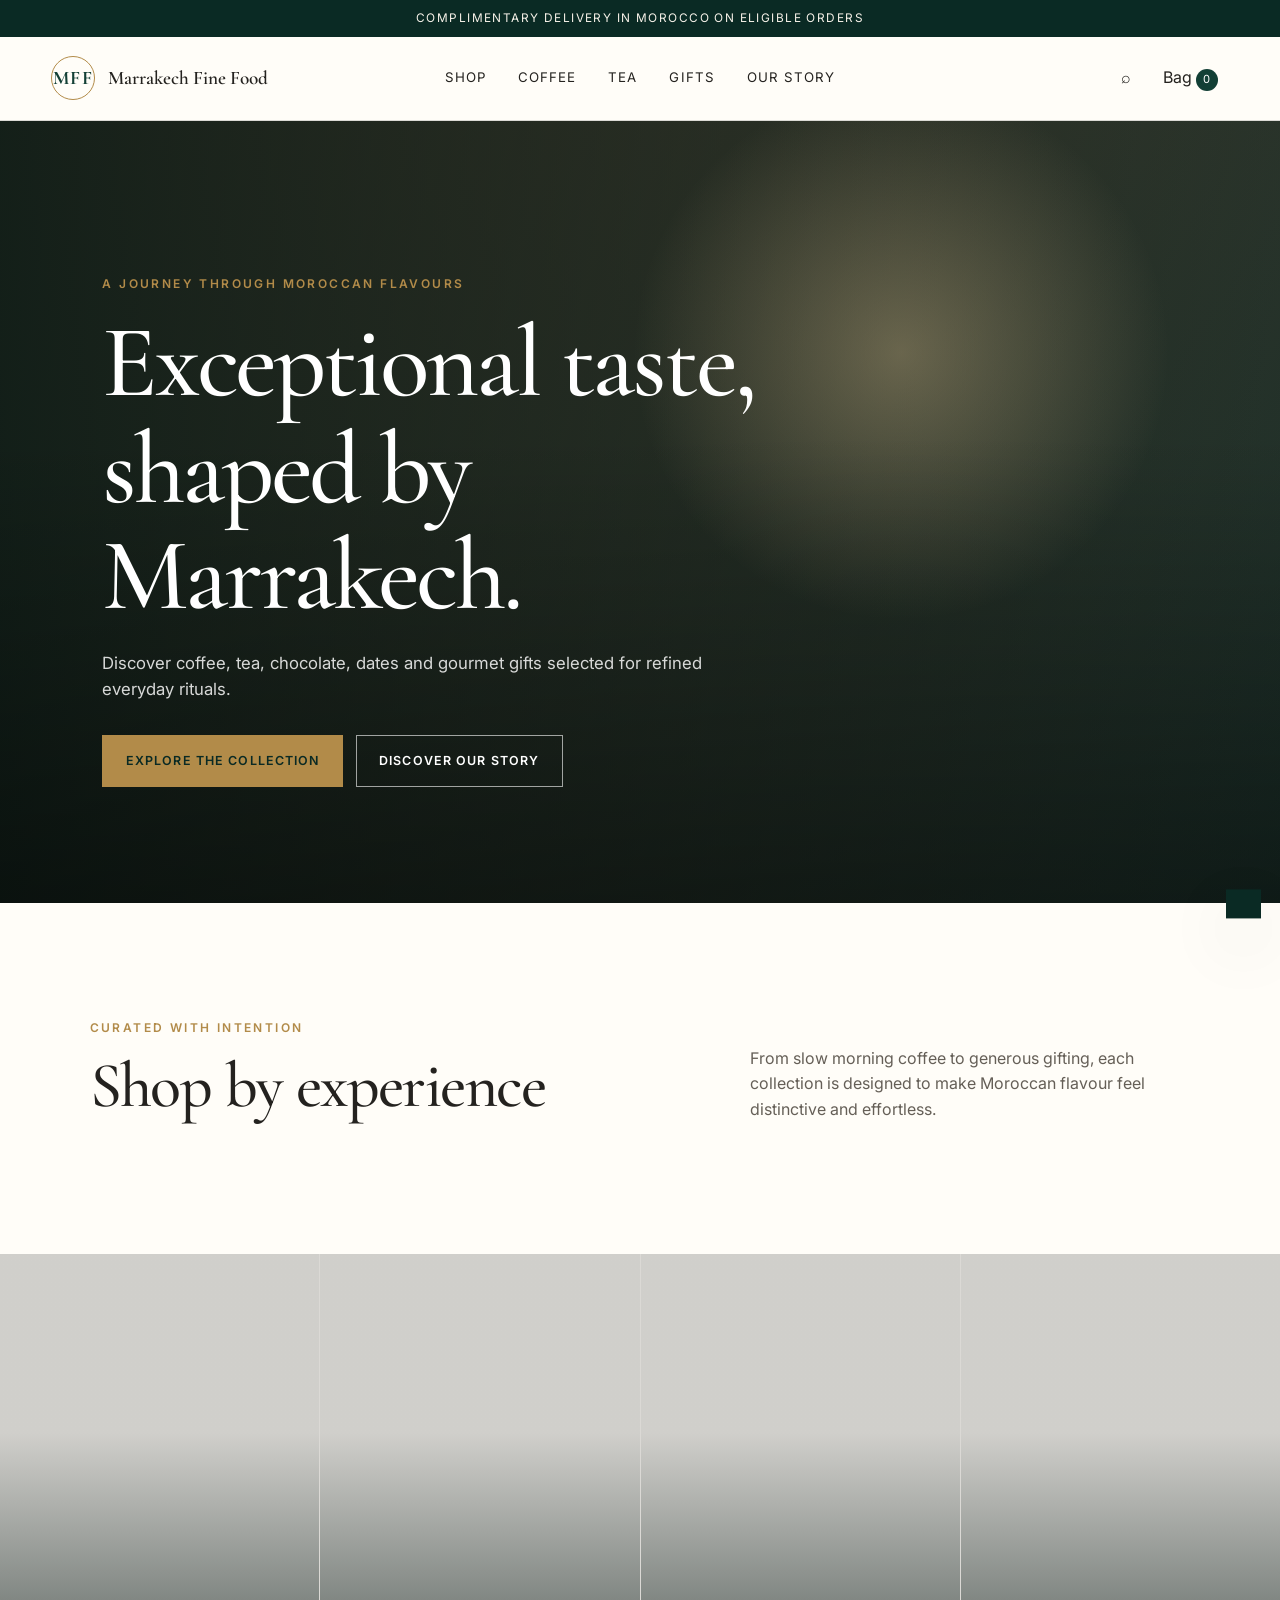
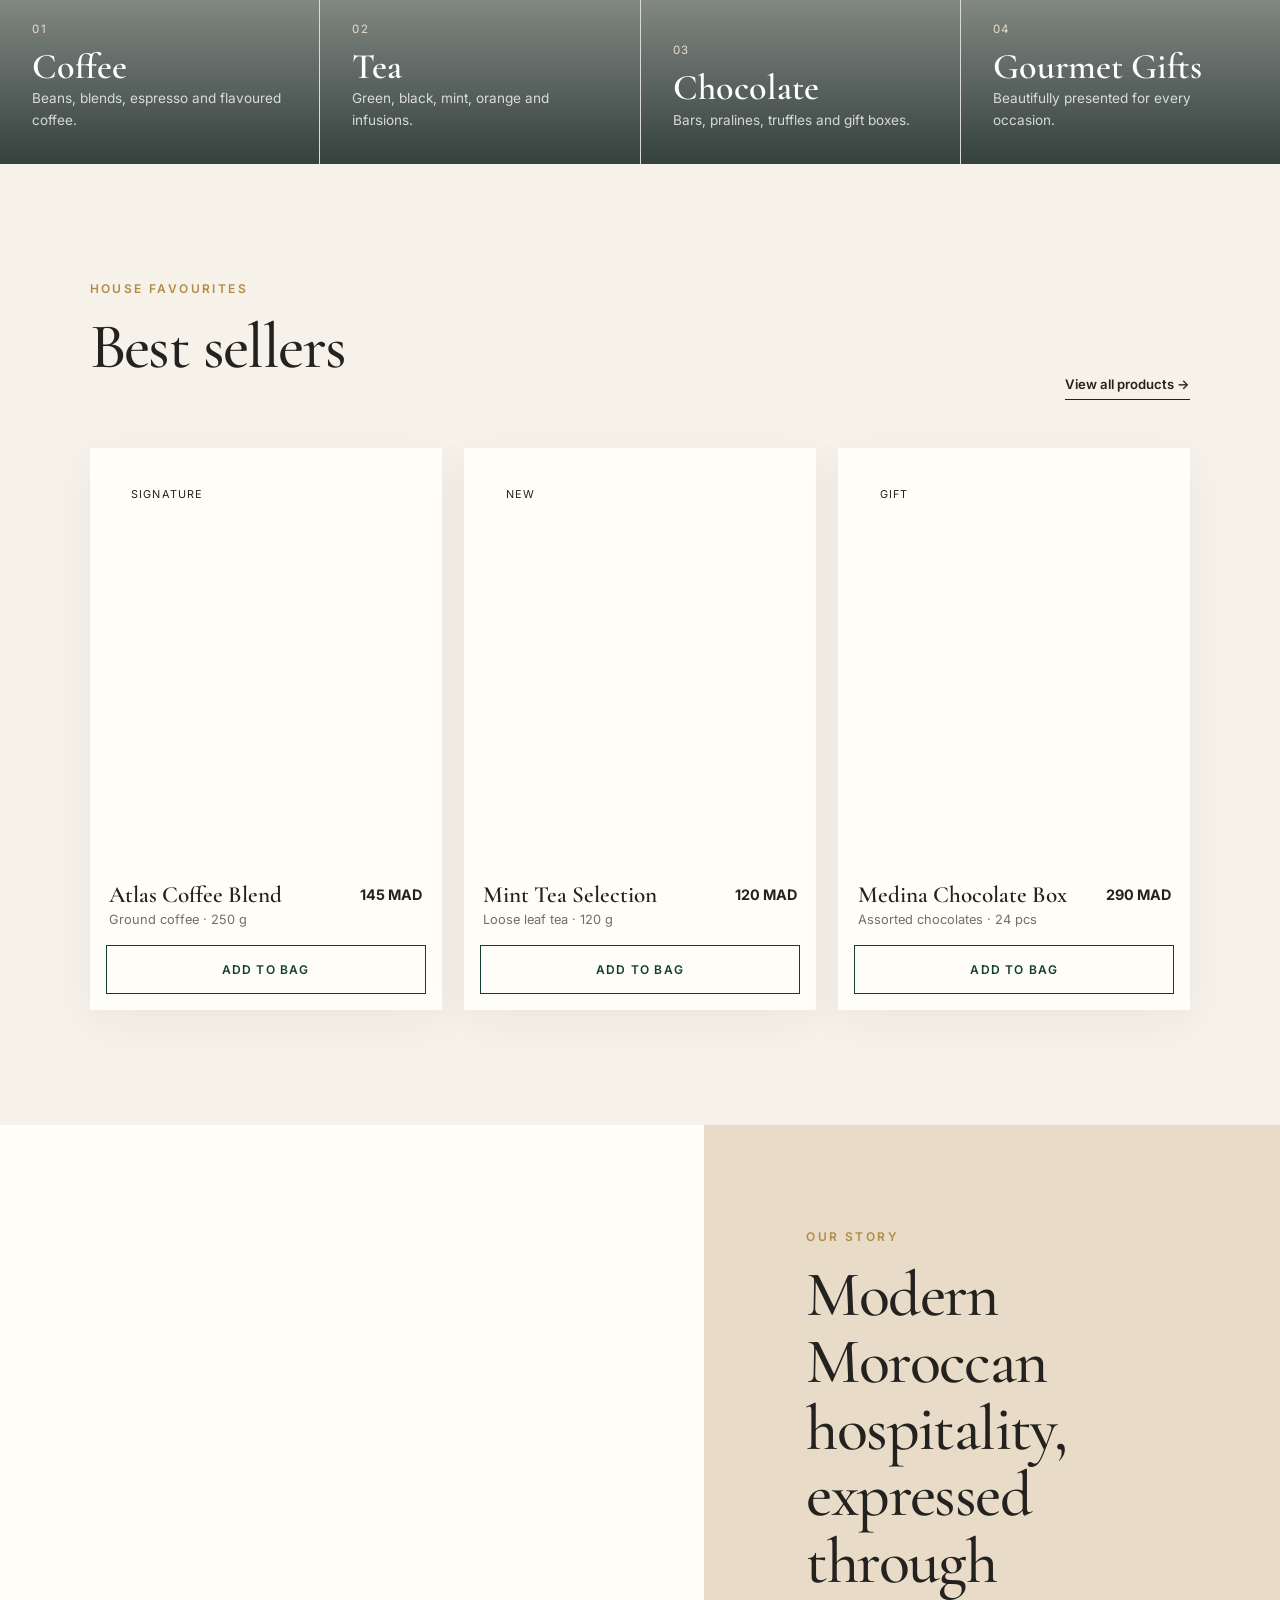
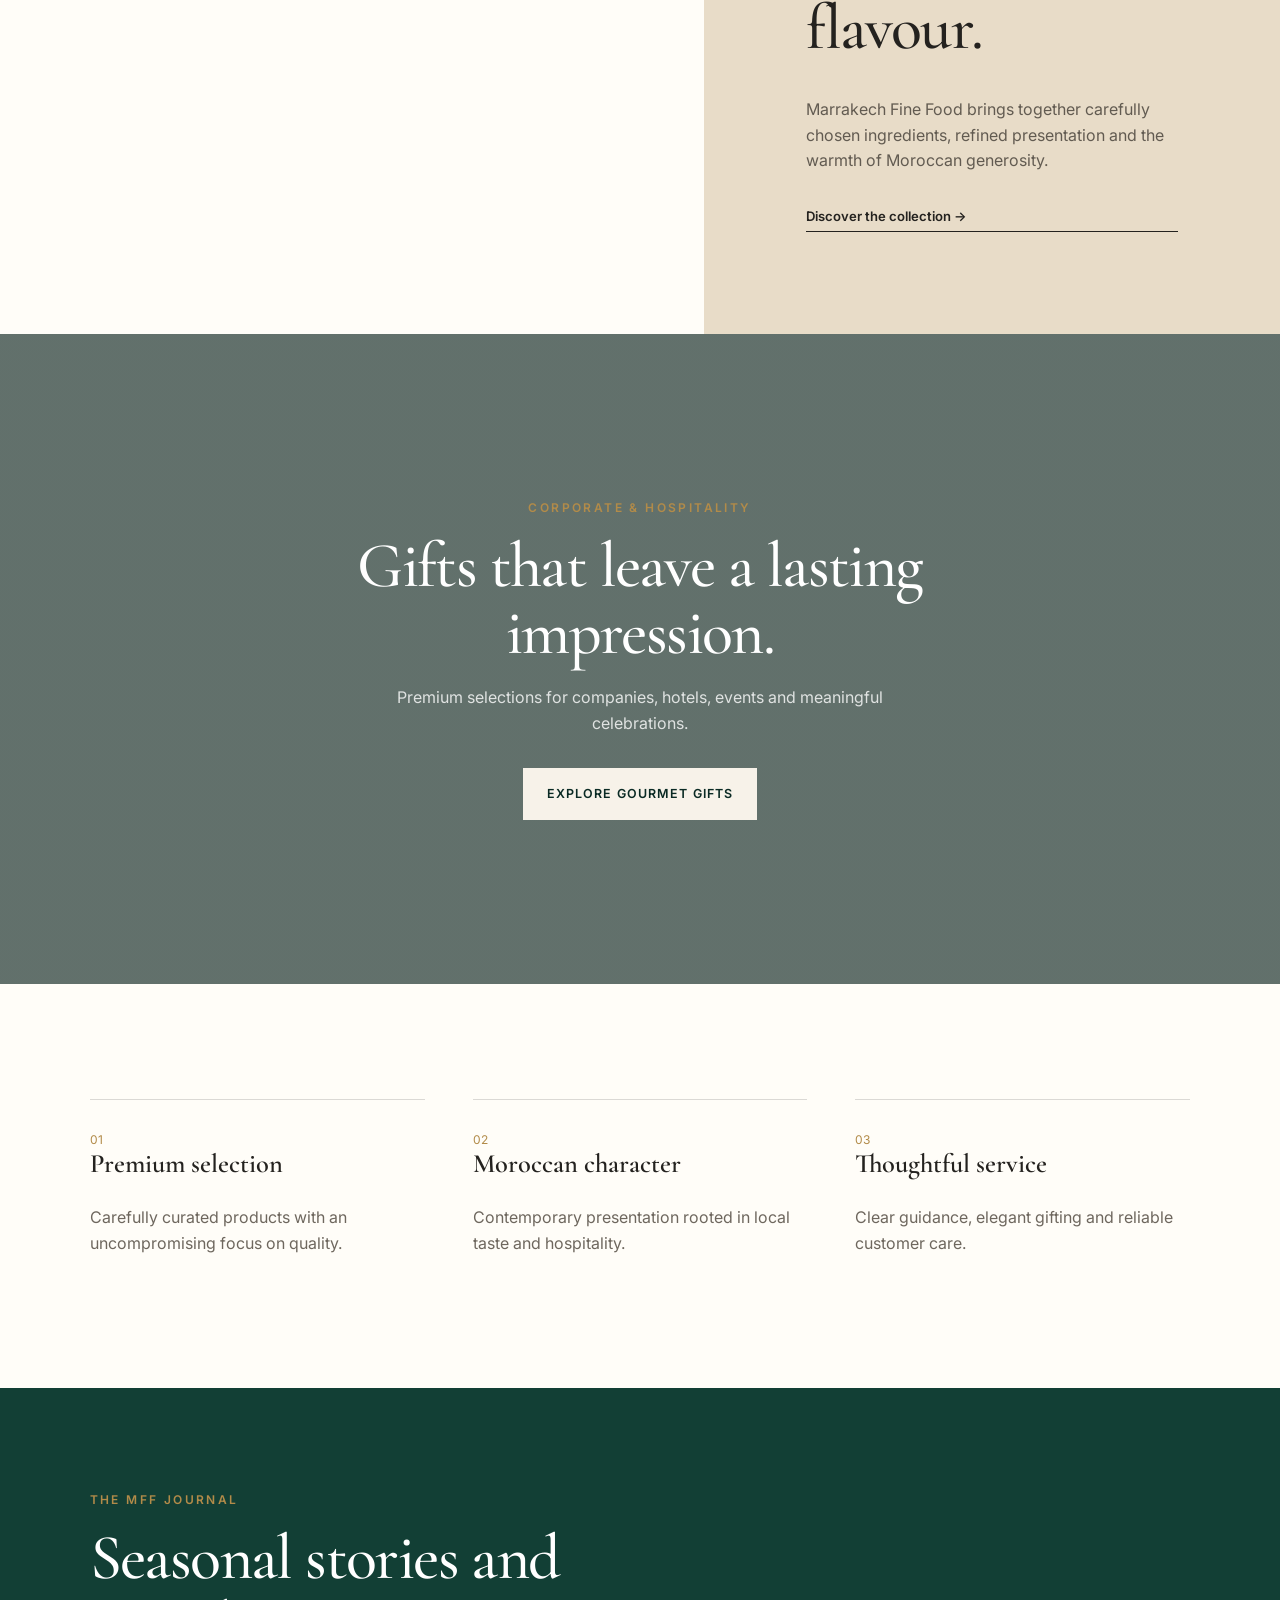
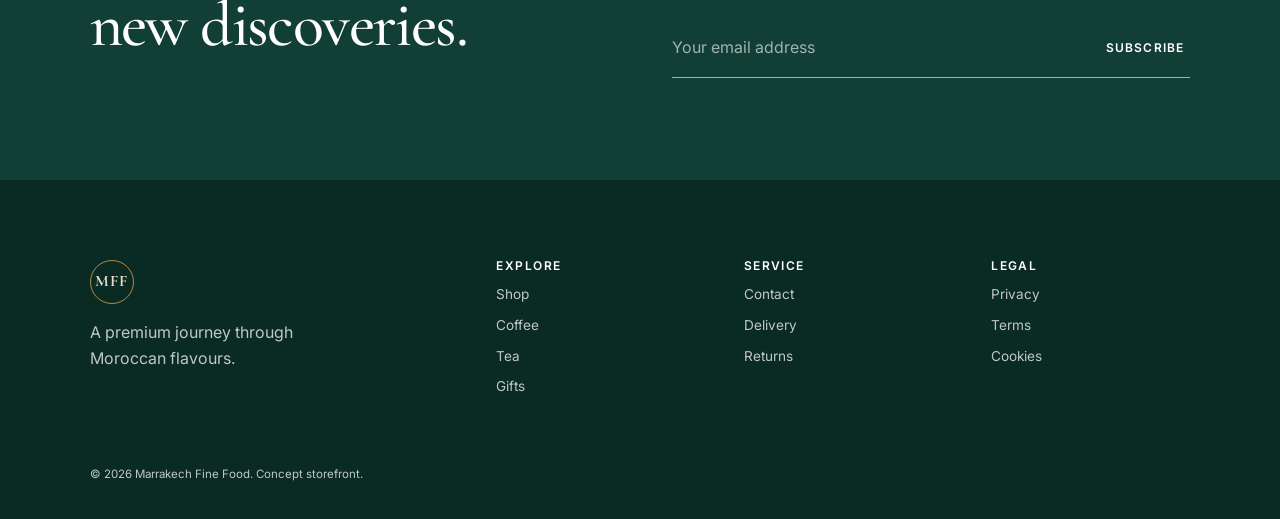
<file: index.html>
<!doctype html><html lang="en"><head><meta charset="utf-8"><meta name="viewport" content="width=device-width,initial-scale=1"><meta name="description" content="Marrakech Fine Food — a premium journey through Moroccan flavours."><title>Marrakech Fine Food</title><link rel="preconnect" href="https://fonts.googleapis.com"><link rel="preconnect" href="https://fonts.gstatic.com" crossorigin><link href="https://fonts.googleapis.com/css2?family=Cormorant+Garamond:wght@500;600;700&family=Inter:wght@400;500;600&display=swap" rel="stylesheet"><link rel="stylesheet" href="styles.css"></head><body><a class="skip-link" href="#main">Skip to content</a><div class="announcement">Complimentary delivery in Morocco on eligible orders</div><header class="site-header"><a class="brand" href="index.html" aria-label="Marrakech Fine Food home"><span class="brand-mark">MFF</span><span>Marrakech Fine Food</span></a><button class="menu-toggle" aria-expanded="false" aria-controls="primary-nav">Menu</button><nav id="primary-nav" class="primary-nav" aria-label="Primary navigation"><a href="shop.html">Shop</a><a href="coffee.html">Coffee</a><a href="tea.html">Tea</a><a href="gifts.html">Gifts</a><a href="#story">Our Story</a></nav><div class="header-actions"><button class="icon-button" aria-label="Search">⌕</button><button class="icon-button" aria-label="Shopping bag">Bag <span class="cart-count">0</span></button></div></header><main id="main"><section class="hero"><div class="hero-overlay"></div><div class="hero-content reveal"><p class="eyebrow">A journey through Moroccan flavours</p><h1>Exceptional taste, shaped by Marrakech.</h1><p class="hero-copy">Discover coffee, tea, chocolate, dates and gourmet gifts selected for refined everyday rituals.</p><div class="hero-actions"><a class="button button-primary" href="shop.html">Explore the collection</a><a class="button button-secondary" href="#story">Discover our story</a></div></div></section><section id="shop" class="section section-intro"><div><p class="eyebrow">Curated with intention</p><h2>Shop by experience</h2></div><p>From slow morning coffee to generous gifting, each collection is designed to make Moroccan flavour feel distinctive and effortless.</p></section><section class="category-grid" aria-label="Featured categories"><a class="category-card category-coffee reveal" href="coffee.html"><span>01</span><h3>Coffee</h3><p>Beans, blends, espresso and flavoured coffee.</p></a><a class="category-card category-tea reveal" href="tea.html"><span>02</span><h3>Tea</h3><p>Green, black, mint, orange and infusions.</p></a><a class="category-card category-chocolate reveal" href="chocolate.html"><span>03</span><h3>Chocolate</h3><p>Bars, pralines, truffles and gift boxes.</p></a><a class="category-card category-gifts reveal" href="gifts.html"><span>04</span><h3>Gourmet Gifts</h3><p>Beautifully presented for every occasion.</p></a></section><section class="section products-section"><div class="section-heading"><div><p class="eyebrow">House favourites</p><h2>Best sellers</h2></div><a class="text-link" href="shop.html">View all products →</a></div><div class="product-grid"><article class="product-card reveal"><a href="product.html?id=atlas-blend"><div class="product-image product-image-one"><span>Signature</span></div><div class="product-meta"><div><h3>Atlas Coffee Blend</h3><p>Ground coffee · 250 g</p></div><strong>145 MAD</strong></div></a><button class="add-to-cart" data-product="Atlas Coffee Blend" data-id="atlas-blend">Add to bag</button></article><article class="product-card reveal"><a href="product.html?id=mint-tea"><div class="product-image product-image-two"><span>New</span></div><div class="product-meta"><div><h3>Mint Tea Selection</h3><p>Loose leaf tea · 120 g</p></div><strong>120 MAD</strong></div></a><button class="add-to-cart" data-product="Mint Tea Selection" data-id="mint-tea">Add to bag</button></article><article class="product-card reveal"><a href="product.html?id=medina-chocolate"><div class="product-image product-image-three"><span>Gift</span></div><div class="product-meta"><div><h3>Medina Chocolate Box</h3><p>Assorted chocolates · 24 pcs</p></div><strong>290 MAD</strong></div></a><button class="add-to-cart" data-product="Medina Chocolate Box" data-id="medina-chocolate">Add to bag</button></article></div></section><section id="story" class="story-section"><div class="story-image" role="img" aria-label="Moroccan gourmet table styling"></div><div class="story-content reveal"><p class="eyebrow">Our story</p><h2>Modern Moroccan hospitality, expressed through flavour.</h2><p>Marrakech Fine Food brings together carefully chosen ingredients, refined presentation and the warmth of Moroccan generosity.</p><a class="text-link" href="shop.html">Discover the collection →</a></div></section><section id="gifts" class="gift-section"><div class="gift-content reveal"><p class="eyebrow">Corporate & hospitality</p><h2>Gifts that leave a lasting impression.</h2><p>Premium selections for companies, hotels, events and meaningful celebrations.</p><a class="button button-light" href="gifts.html">Explore gourmet gifts</a></div></section><section id="stores" class="section service-grid"><article><span>01</span><h3>Premium selection</h3><p>Carefully curated products with an uncompromising focus on quality.</p></article><article><span>02</span><h3>Moroccan character</h3><p>Contemporary presentation rooted in local taste and hospitality.</p></article><article><span>03</span><h3>Thoughtful service</h3><p>Clear guidance, elegant gifting and reliable customer care.</p></article></section><section id="contact" class="newsletter"><div><p class="eyebrow">The MFF journal</p><h2>Seasonal stories and new discoveries.</h2></div><form class="newsletter-form"><label class="sr-only" for="email">Email address</label><input id="email" name="email" type="email" placeholder="Your email address" required><button type="submit">Subscribe</button></form></section></main><footer class="site-footer"><div class="footer-brand"><span class="brand-mark">MFF</span><p>A premium journey through Moroccan flavours.</p></div><div><h3>Explore</h3><a href="shop.html">Shop</a><a href="coffee.html">Coffee</a><a href="tea.html">Tea</a><a href="gifts.html">Gifts</a></div><div><h3>Service</h3><a href="#contact">Contact</a><a href="#">Delivery</a><a href="#">Returns</a></div><div><h3>Legal</h3><a href="#">Privacy</a><a href="#">Terms</a><a href="#">Cookies</a></div><p class="copyright">© 2026 Marrakech Fine Food. Concept storefront.</p></footer><div class="toast" role="status" aria-live="polite"></div><script src="script.js"></script></body></html>
</file>
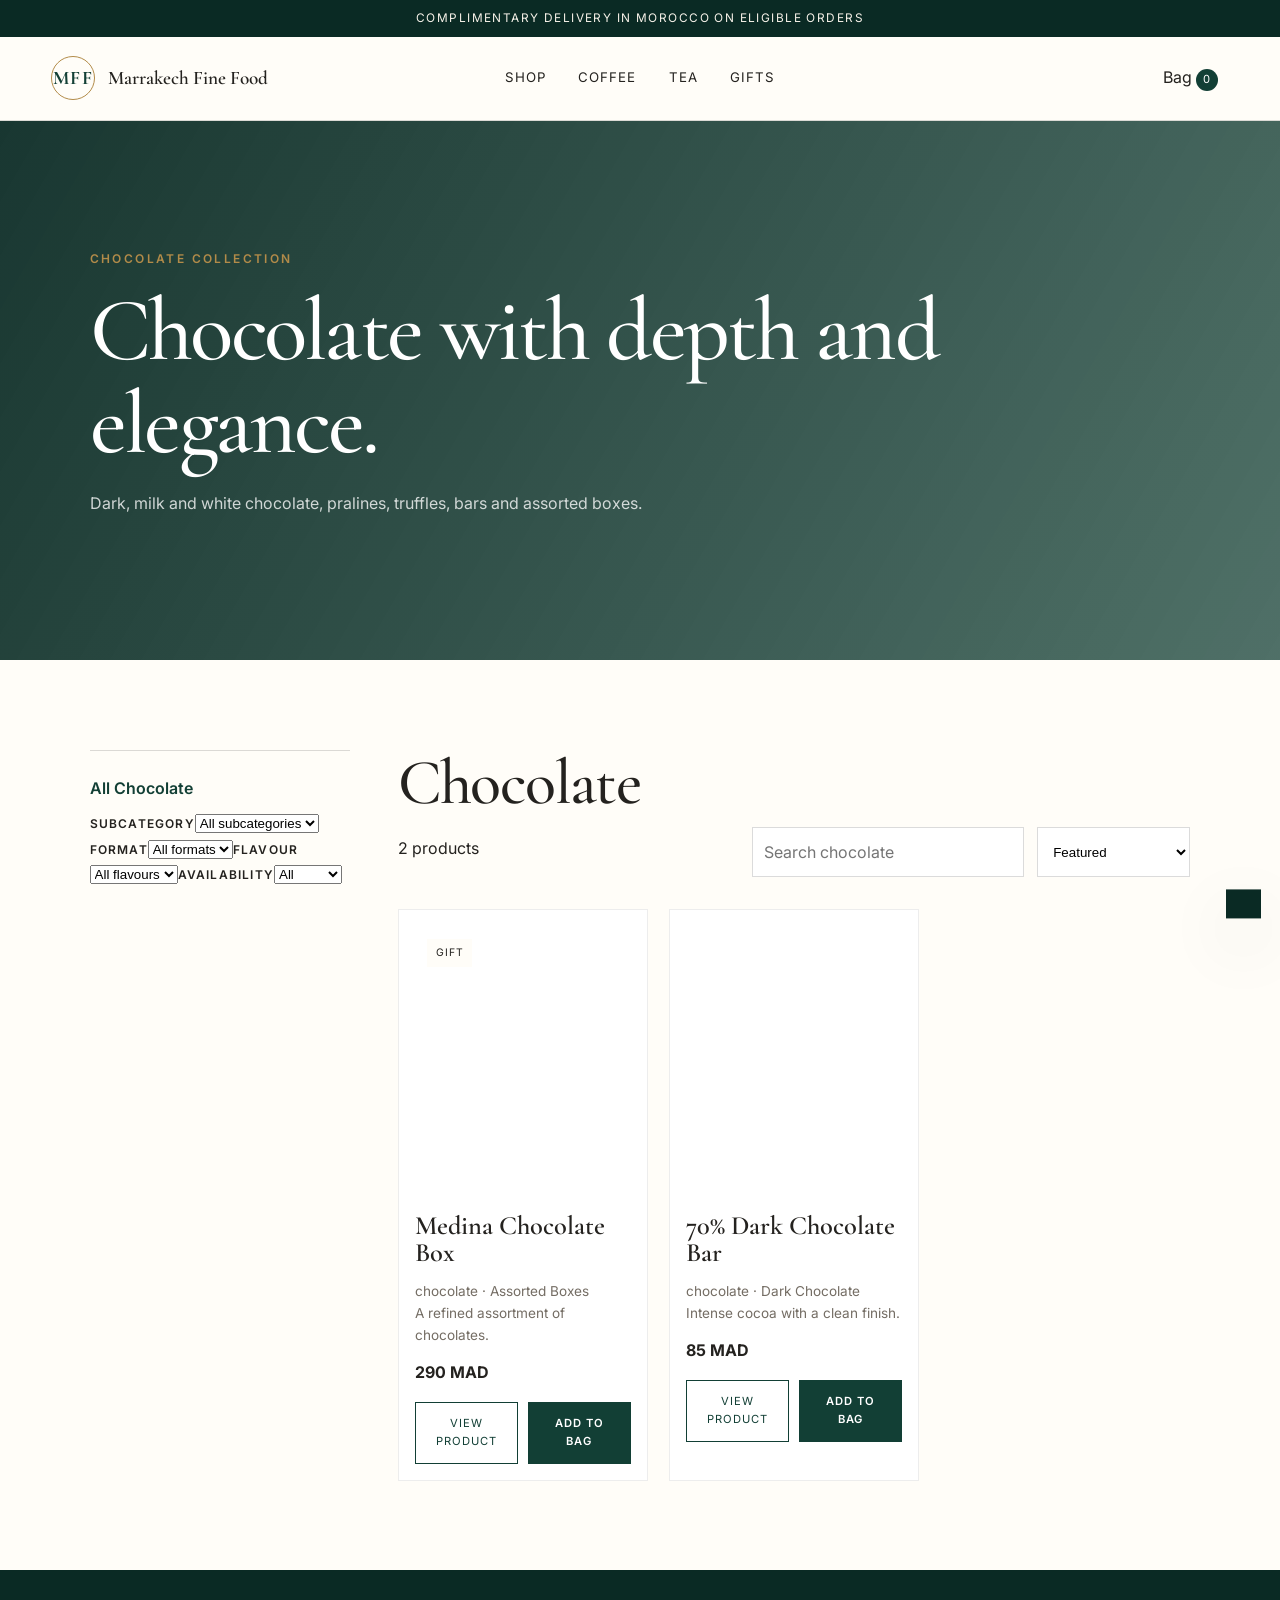
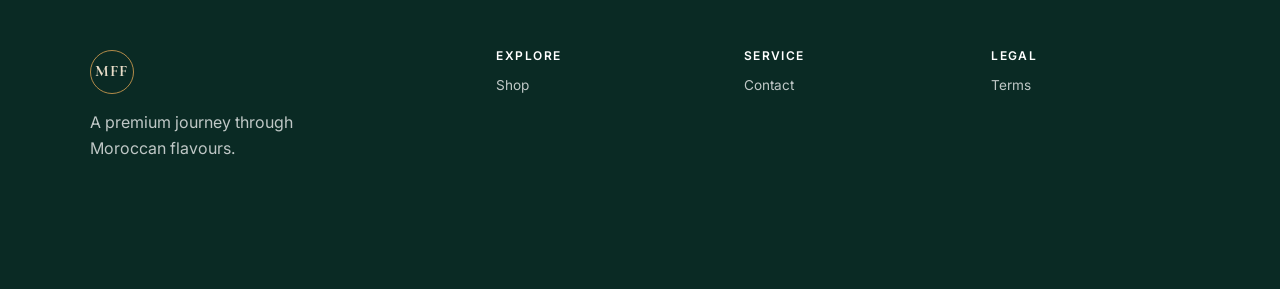
<file: chocolate.html>
<!doctype html><html lang="en"><head><meta charset="utf-8"><meta name="viewport" content="width=device-width,initial-scale=1"><title>Chocolate | Marrakech Fine Food</title><link href="https://fonts.googleapis.com/css2?family=Cormorant+Garamond:wght@500;600;700&family=Inter:wght@400;500;600&display=swap" rel="stylesheet"><link rel="stylesheet" href="styles.css"><link rel="stylesheet" href="shop.css"></head><body data-category="chocolate"><div class="announcement">Complimentary delivery in Morocco on eligible orders</div><header class="site-header"><a class="brand" href="index.html"><span class="brand-mark">MFF</span><span>Marrakech Fine Food</span></a><button class="menu-toggle" aria-expanded="false" aria-controls="primary-nav">Menu</button><nav id="primary-nav" class="primary-nav"><a href="shop.html">Shop</a><a href="coffee.html">Coffee</a><a href="tea.html">Tea</a><a href="gifts.html">Gifts</a></nav><div class="header-actions"><button class="icon-button">Bag <span class="cart-count">0</span></button></div></header><main><section class="shop-hero"><p class="eyebrow">Chocolate collection</p><h1>Chocolate with depth and elegance.</h1><p>Dark, milk and white chocolate, pralines, truffles, bars and assorted boxes.</p></section><section class="catalog-layout"><aside class="catalog-sidebar"><button class="filter-button active" data-filter="chocolate">All Chocolate</button><label class="filter-title" for="subcategory-filter">Subcategory</label><select id="subcategory-filter"></select><label class="filter-title" for="format-filter">Format</label><select id="format-filter"></select><label class="filter-title" for="flavour-filter">Flavour</label><select id="flavour-filter"></select><label class="filter-title" for="availability-filter">Availability</label><select id="availability-filter"><option value="all">All</option><option value="available">In stock</option></select></aside><div class="catalog-content"><div class="catalog-toolbar"><div><h2>Chocolate</h2><p class="product-count"></p></div><div class="toolbar-controls"><button class="button mobile-filter-toggle">Filters</button><input id="catalog-search" type="search" placeholder="Search chocolate"><select id="catalog-sort"><option value="featured">Featured</option><option value="price-asc">Price: Low to High</option><option value="price-desc">Price: High to Low</option><option value="newest">Newest</option><option value="best">Best Sellers</option><option value="name">Name: A–Z</option></select></div></div><div class="empty-state"><h3>No chocolate found</h3></div><div class="catalog-grid"></div></div></section></main><footer class="site-footer"><div class="footer-brand"><span class="brand-mark">MFF</span><p>A premium journey through Moroccan flavours.</p></div><div><h3>Explore</h3><a href="shop.html">Shop</a></div><div><h3>Service</h3><a href="index.html#contact">Contact</a></div><div><h3>Legal</h3><a href="#">Terms</a></div></footer><div class="toast"></div><script src="script.js"></script><script src="shop.js"></script></body></html>
</file>
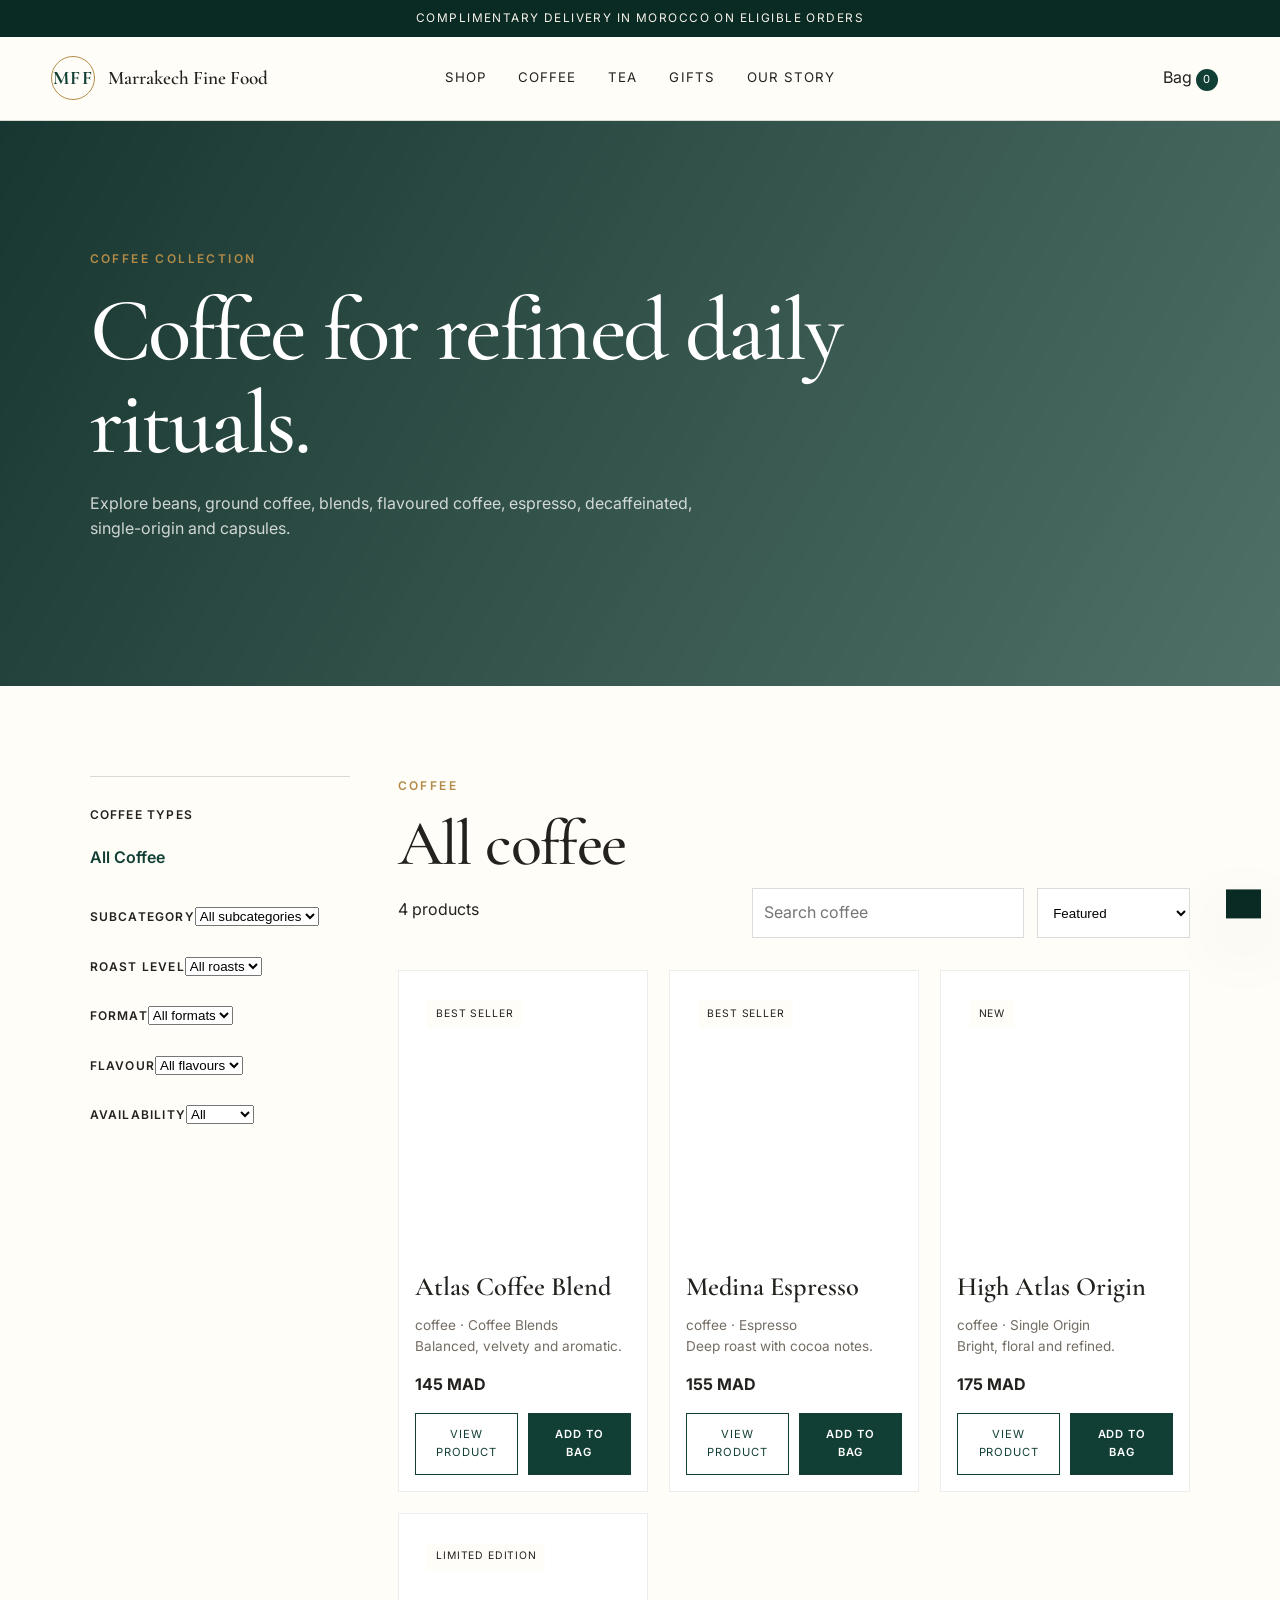
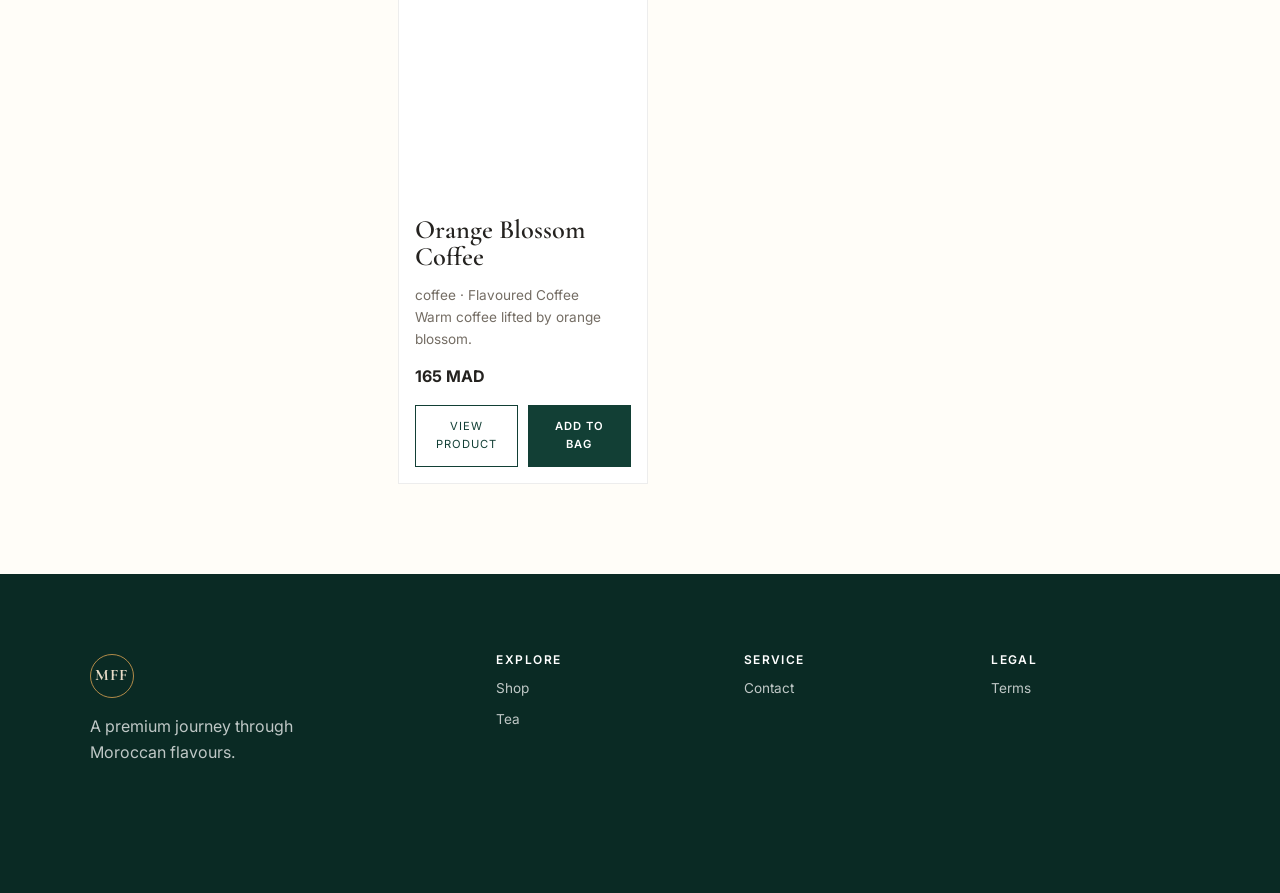
<file: coffee.html>
<!doctype html><html lang="en"><head><meta charset="utf-8"><meta name="viewport" content="width=device-width,initial-scale=1"><title>Coffee | Marrakech Fine Food</title><link href="https://fonts.googleapis.com/css2?family=Cormorant+Garamond:wght@500;600;700&family=Inter:wght@400;500;600&display=swap" rel="stylesheet"><link rel="stylesheet" href="styles.css"><link rel="stylesheet" href="shop.css"></head><body data-category="coffee"><div class="announcement">Complimentary delivery in Morocco on eligible orders</div><header class="site-header"><a class="brand" href="index.html"><span class="brand-mark">MFF</span><span>Marrakech Fine Food</span></a><button class="menu-toggle" aria-expanded="false" aria-controls="primary-nav">Menu</button><nav id="primary-nav" class="primary-nav"><a href="shop.html">Shop</a><a href="coffee.html" aria-current="page">Coffee</a><a href="tea.html">Tea</a><a href="gifts.html">Gifts</a><a href="index.html#story">Our Story</a></nav><div class="header-actions"><button class="icon-button">Bag <span class="cart-count">0</span></button></div></header><main><section class="shop-hero"><p class="eyebrow">Coffee collection</p><h1>Coffee for refined daily rituals.</h1><p>Explore beans, ground coffee, blends, flavoured coffee, espresso, decaffeinated, single-origin and capsules.</p></section><section class="catalog-layout"><aside class="catalog-sidebar"><p class="filter-title">Coffee types</p><div class="filter-group"><button class="filter-button active" data-filter="coffee">All Coffee</button></div><div class="filter-group"><label class="filter-title" for="subcategory-filter">Subcategory</label><select id="subcategory-filter"></select></div><div class="filter-group"><label class="filter-title" for="roast-filter">Roast level</label><select id="roast-filter"></select></div><div class="filter-group"><label class="filter-title" for="format-filter">Format</label><select id="format-filter"></select></div><div class="filter-group"><label class="filter-title" for="flavour-filter">Flavour</label><select id="flavour-filter"></select></div><div class="filter-group"><label class="filter-title" for="availability-filter">Availability</label><select id="availability-filter"><option value="all">All</option><option value="available">In stock</option></select></div></aside><div class="catalog-content"><div class="catalog-toolbar"><div><p class="eyebrow">Coffee</p><h2>All coffee</h2><p class="product-count"></p></div><div class="toolbar-controls"><button class="button mobile-filter-toggle">Filters</button><input id="catalog-search" type="search" placeholder="Search coffee"><select id="catalog-sort"><option value="featured">Featured</option><option value="price-asc">Price: Low to High</option><option value="price-desc">Price: High to Low</option><option value="newest">Newest</option><option value="best">Best Sellers</option><option value="name">Name: A–Z</option></select></div></div><div class="empty-state"><h3>No coffee found</h3></div><div class="catalog-grid"></div></div></section></main><footer class="site-footer"><div class="footer-brand"><span class="brand-mark">MFF</span><p>A premium journey through Moroccan flavours.</p></div><div><h3>Explore</h3><a href="shop.html">Shop</a><a href="tea.html">Tea</a></div><div><h3>Service</h3><a href="index.html#contact">Contact</a></div><div><h3>Legal</h3><a href="#">Terms</a></div></footer><div class="toast" role="status"></div><script src="script.js"></script><script src="shop.js"></script></body></html>
</file>
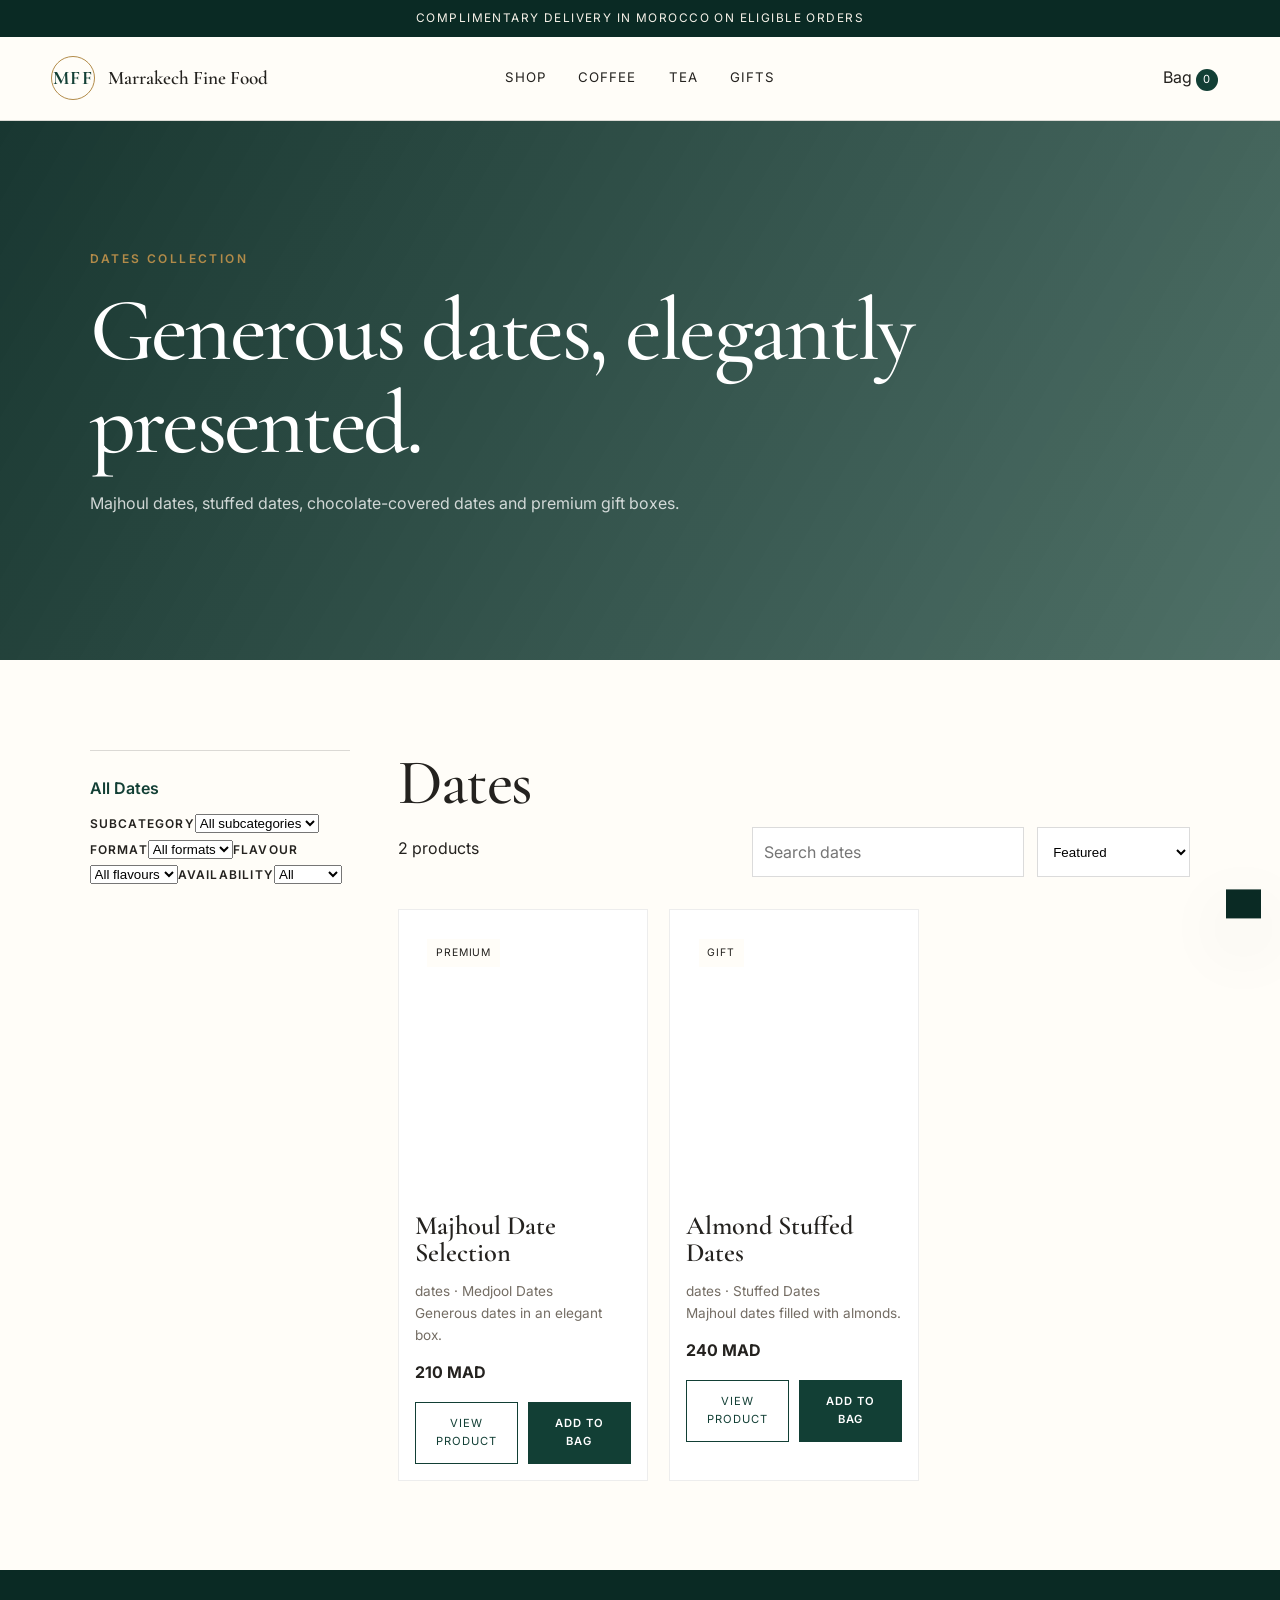
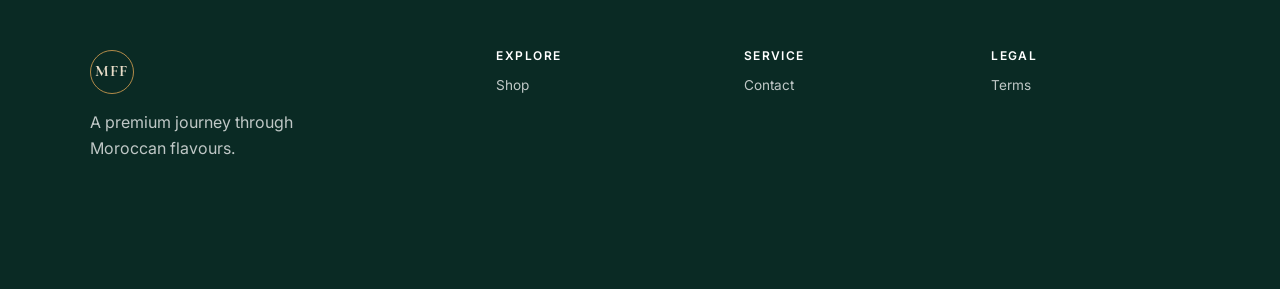
<file: dates.html>
<!doctype html><html lang="en"><head><meta charset="utf-8"><meta name="viewport" content="width=device-width,initial-scale=1"><title>Dates | Marrakech Fine Food</title><link href="https://fonts.googleapis.com/css2?family=Cormorant+Garamond:wght@500;600;700&family=Inter:wght@400;500;600&display=swap" rel="stylesheet"><link rel="stylesheet" href="styles.css"><link rel="stylesheet" href="shop.css"></head><body data-category="dates"><div class="announcement">Complimentary delivery in Morocco on eligible orders</div><header class="site-header"><a class="brand" href="index.html"><span class="brand-mark">MFF</span><span>Marrakech Fine Food</span></a><button class="menu-toggle" aria-expanded="false" aria-controls="primary-nav">Menu</button><nav id="primary-nav" class="primary-nav"><a href="shop.html">Shop</a><a href="coffee.html">Coffee</a><a href="tea.html">Tea</a><a href="gifts.html">Gifts</a></nav><div class="header-actions"><button class="icon-button">Bag <span class="cart-count">0</span></button></div></header><main><section class="shop-hero"><p class="eyebrow">Dates collection</p><h1>Generous dates, elegantly presented.</h1><p>Majhoul dates, stuffed dates, chocolate-covered dates and premium gift boxes.</p></section><section class="catalog-layout"><aside class="catalog-sidebar"><button class="filter-button active" data-filter="dates">All Dates</button><label class="filter-title" for="subcategory-filter">Subcategory</label><select id="subcategory-filter"></select><label class="filter-title" for="format-filter">Format</label><select id="format-filter"></select><label class="filter-title" for="flavour-filter">Flavour</label><select id="flavour-filter"></select><label class="filter-title" for="availability-filter">Availability</label><select id="availability-filter"><option value="all">All</option><option value="available">In stock</option></select></aside><div class="catalog-content"><div class="catalog-toolbar"><div><h2>Dates</h2><p class="product-count"></p></div><div class="toolbar-controls"><button class="button mobile-filter-toggle">Filters</button><input id="catalog-search" type="search" placeholder="Search dates"><select id="catalog-sort"><option value="featured">Featured</option><option value="price-asc">Price: Low to High</option><option value="price-desc">Price: High to Low</option><option value="newest">Newest</option><option value="best">Best Sellers</option><option value="name">Name: A–Z</option></select></div></div><div class="empty-state"><h3>No dates found</h3></div><div class="catalog-grid"></div></div></section></main><footer class="site-footer"><div class="footer-brand"><span class="brand-mark">MFF</span><p>A premium journey through Moroccan flavours.</p></div><div><h3>Explore</h3><a href="shop.html">Shop</a></div><div><h3>Service</h3><a href="index.html#contact">Contact</a></div><div><h3>Legal</h3><a href="#">Terms</a></div></footer><div class="toast"></div><script src="script.js"></script><script src="shop.js"></script></body></html>
</file>
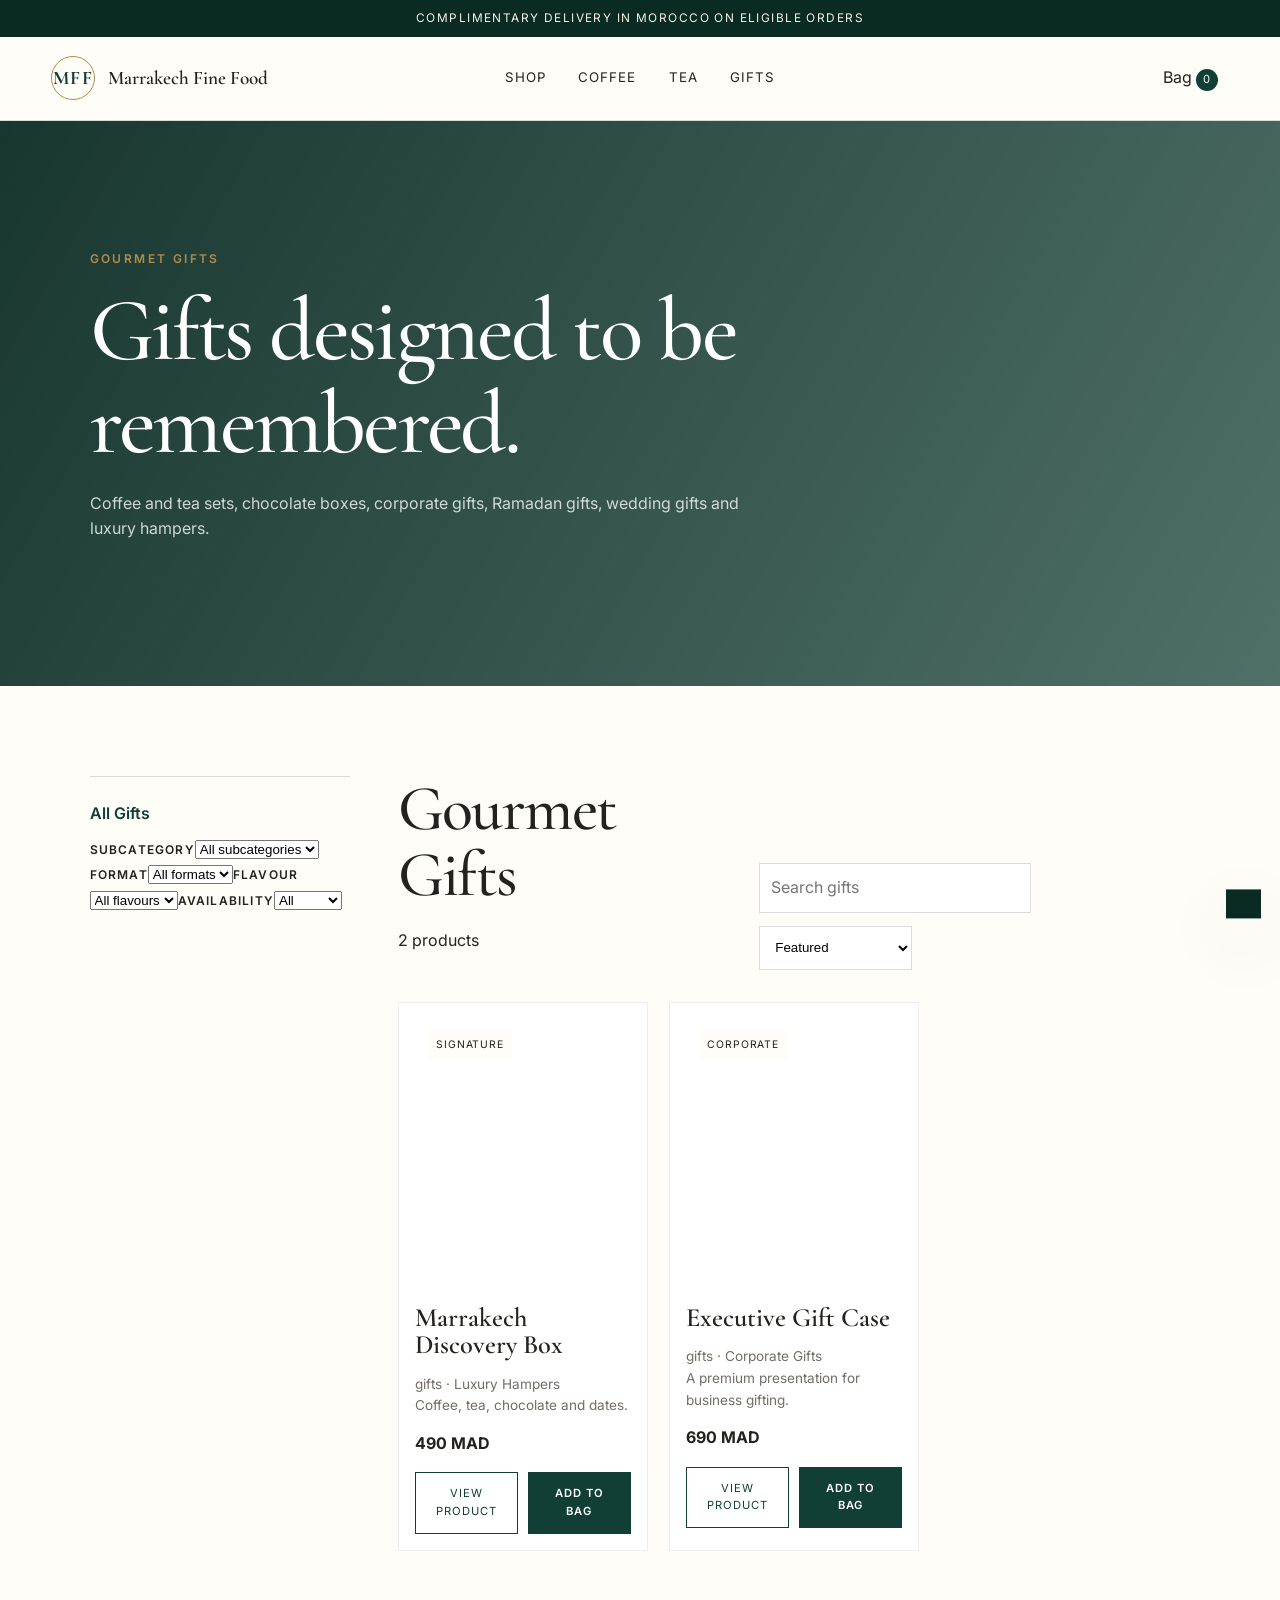
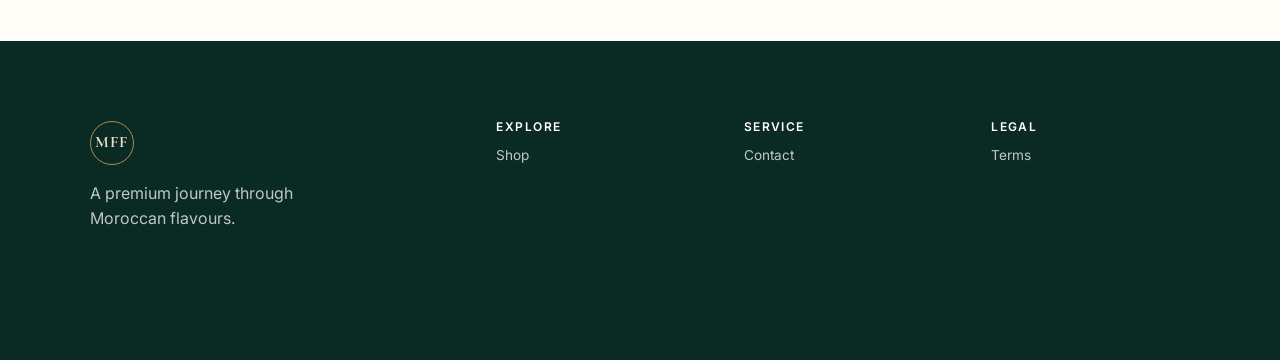
<file: gifts.html>
<!doctype html><html lang="en"><head><meta charset="utf-8"><meta name="viewport" content="width=device-width,initial-scale=1"><title>Gourmet Gifts | Marrakech Fine Food</title><link href="https://fonts.googleapis.com/css2?family=Cormorant+Garamond:wght@500;600;700&family=Inter:wght@400;500;600&display=swap" rel="stylesheet"><link rel="stylesheet" href="styles.css"><link rel="stylesheet" href="shop.css"></head><body data-category="gifts"><div class="announcement">Complimentary delivery in Morocco on eligible orders</div><header class="site-header"><a class="brand" href="index.html"><span class="brand-mark">MFF</span><span>Marrakech Fine Food</span></a><button class="menu-toggle" aria-expanded="false" aria-controls="primary-nav">Menu</button><nav id="primary-nav" class="primary-nav"><a href="shop.html">Shop</a><a href="coffee.html">Coffee</a><a href="tea.html">Tea</a><a href="gifts.html" aria-current="page">Gifts</a></nav><div class="header-actions"><button class="icon-button">Bag <span class="cart-count">0</span></button></div></header><main><section class="shop-hero"><p class="eyebrow">Gourmet gifts</p><h1>Gifts designed to be remembered.</h1><p>Coffee and tea sets, chocolate boxes, corporate gifts, Ramadan gifts, wedding gifts and luxury hampers.</p></section><section class="catalog-layout"><aside class="catalog-sidebar"><button class="filter-button active" data-filter="gifts">All Gifts</button><label class="filter-title" for="subcategory-filter">Subcategory</label><select id="subcategory-filter"></select><label class="filter-title" for="format-filter">Format</label><select id="format-filter"></select><label class="filter-title" for="flavour-filter">Flavour</label><select id="flavour-filter"></select><label class="filter-title" for="availability-filter">Availability</label><select id="availability-filter"><option value="all">All</option><option value="available">In stock</option></select></aside><div class="catalog-content"><div class="catalog-toolbar"><div><h2>Gourmet Gifts</h2><p class="product-count"></p></div><div class="toolbar-controls"><button class="button mobile-filter-toggle">Filters</button><input id="catalog-search" type="search" placeholder="Search gifts"><select id="catalog-sort"><option value="featured">Featured</option><option value="price-asc">Price: Low to High</option><option value="price-desc">Price: High to Low</option><option value="newest">Newest</option><option value="best">Best Sellers</option><option value="name">Name: A–Z</option></select></div></div><div class="empty-state"><h3>No gifts found</h3></div><div class="catalog-grid"></div></div></section></main><footer class="site-footer"><div class="footer-brand"><span class="brand-mark">MFF</span><p>A premium journey through Moroccan flavours.</p></div><div><h3>Explore</h3><a href="shop.html">Shop</a></div><div><h3>Service</h3><a href="index.html#contact">Contact</a></div><div><h3>Legal</h3><a href="#">Terms</a></div></footer><div class="toast"></div><script src="script.js"></script><script src="shop.js"></script></body></html>
</file>
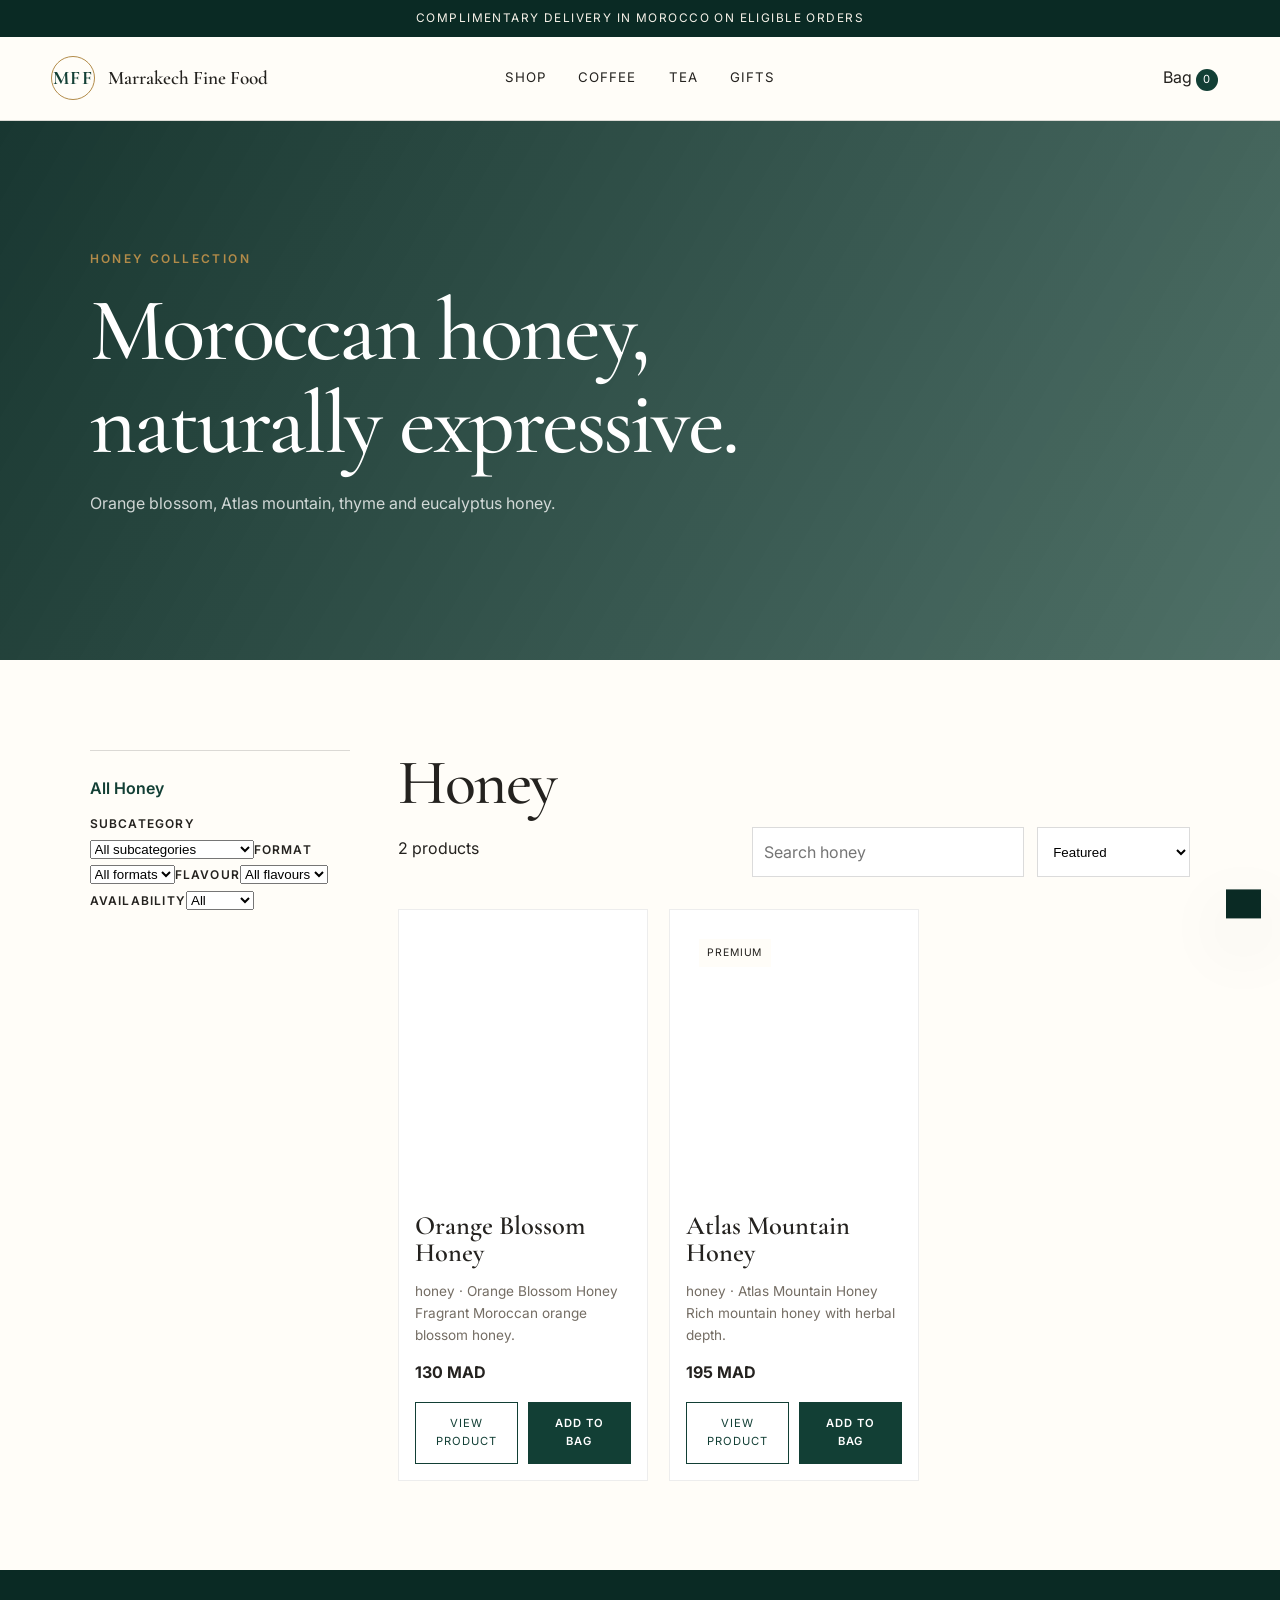
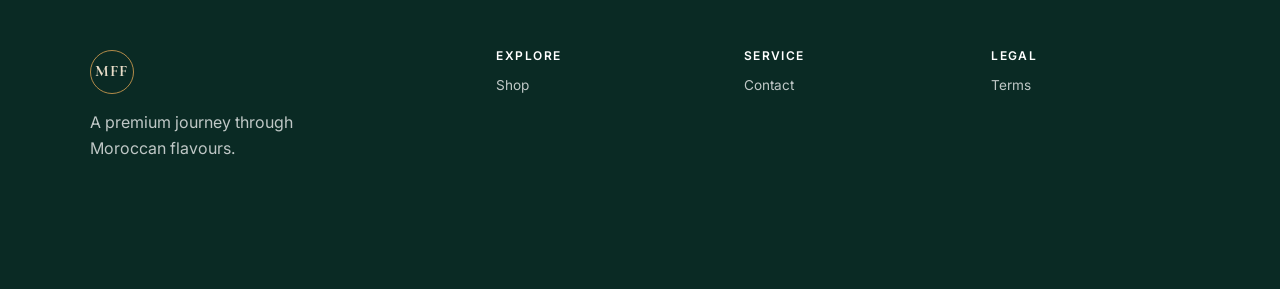
<file: honey.html>
<!doctype html><html lang="en"><head><meta charset="utf-8"><meta name="viewport" content="width=device-width,initial-scale=1"><title>Honey | Marrakech Fine Food</title><link href="https://fonts.googleapis.com/css2?family=Cormorant+Garamond:wght@500;600;700&family=Inter:wght@400;500;600&display=swap" rel="stylesheet"><link rel="stylesheet" href="styles.css"><link rel="stylesheet" href="shop.css"></head><body data-category="honey"><div class="announcement">Complimentary delivery in Morocco on eligible orders</div><header class="site-header"><a class="brand" href="index.html"><span class="brand-mark">MFF</span><span>Marrakech Fine Food</span></a><button class="menu-toggle" aria-expanded="false" aria-controls="primary-nav">Menu</button><nav id="primary-nav" class="primary-nav"><a href="shop.html">Shop</a><a href="coffee.html">Coffee</a><a href="tea.html">Tea</a><a href="gifts.html">Gifts</a></nav><div class="header-actions"><button class="icon-button">Bag <span class="cart-count">0</span></button></div></header><main><section class="shop-hero"><p class="eyebrow">Honey collection</p><h1>Moroccan honey, naturally expressive.</h1><p>Orange blossom, Atlas mountain, thyme and eucalyptus honey.</p></section><section class="catalog-layout"><aside class="catalog-sidebar"><button class="filter-button active" data-filter="honey">All Honey</button><label class="filter-title" for="subcategory-filter">Subcategory</label><select id="subcategory-filter"></select><label class="filter-title" for="format-filter">Format</label><select id="format-filter"></select><label class="filter-title" for="flavour-filter">Flavour</label><select id="flavour-filter"></select><label class="filter-title" for="availability-filter">Availability</label><select id="availability-filter"><option value="all">All</option><option value="available">In stock</option></select></aside><div class="catalog-content"><div class="catalog-toolbar"><div><h2>Honey</h2><p class="product-count"></p></div><div class="toolbar-controls"><button class="button mobile-filter-toggle">Filters</button><input id="catalog-search" type="search" placeholder="Search honey"><select id="catalog-sort"><option value="featured">Featured</option><option value="price-asc">Price: Low to High</option><option value="price-desc">Price: High to Low</option><option value="newest">Newest</option><option value="best">Best Sellers</option><option value="name">Name: A–Z</option></select></div></div><div class="empty-state"><h3>No honey found</h3></div><div class="catalog-grid"></div></div></section></main><footer class="site-footer"><div class="footer-brand"><span class="brand-mark">MFF</span><p>A premium journey through Moroccan flavours.</p></div><div><h3>Explore</h3><a href="shop.html">Shop</a></div><div><h3>Service</h3><a href="index.html#contact">Contact</a></div><div><h3>Legal</h3><a href="#">Terms</a></div></footer><div class="toast"></div><script src="script.js"></script><script src="shop.js"></script></body></html>
</file>
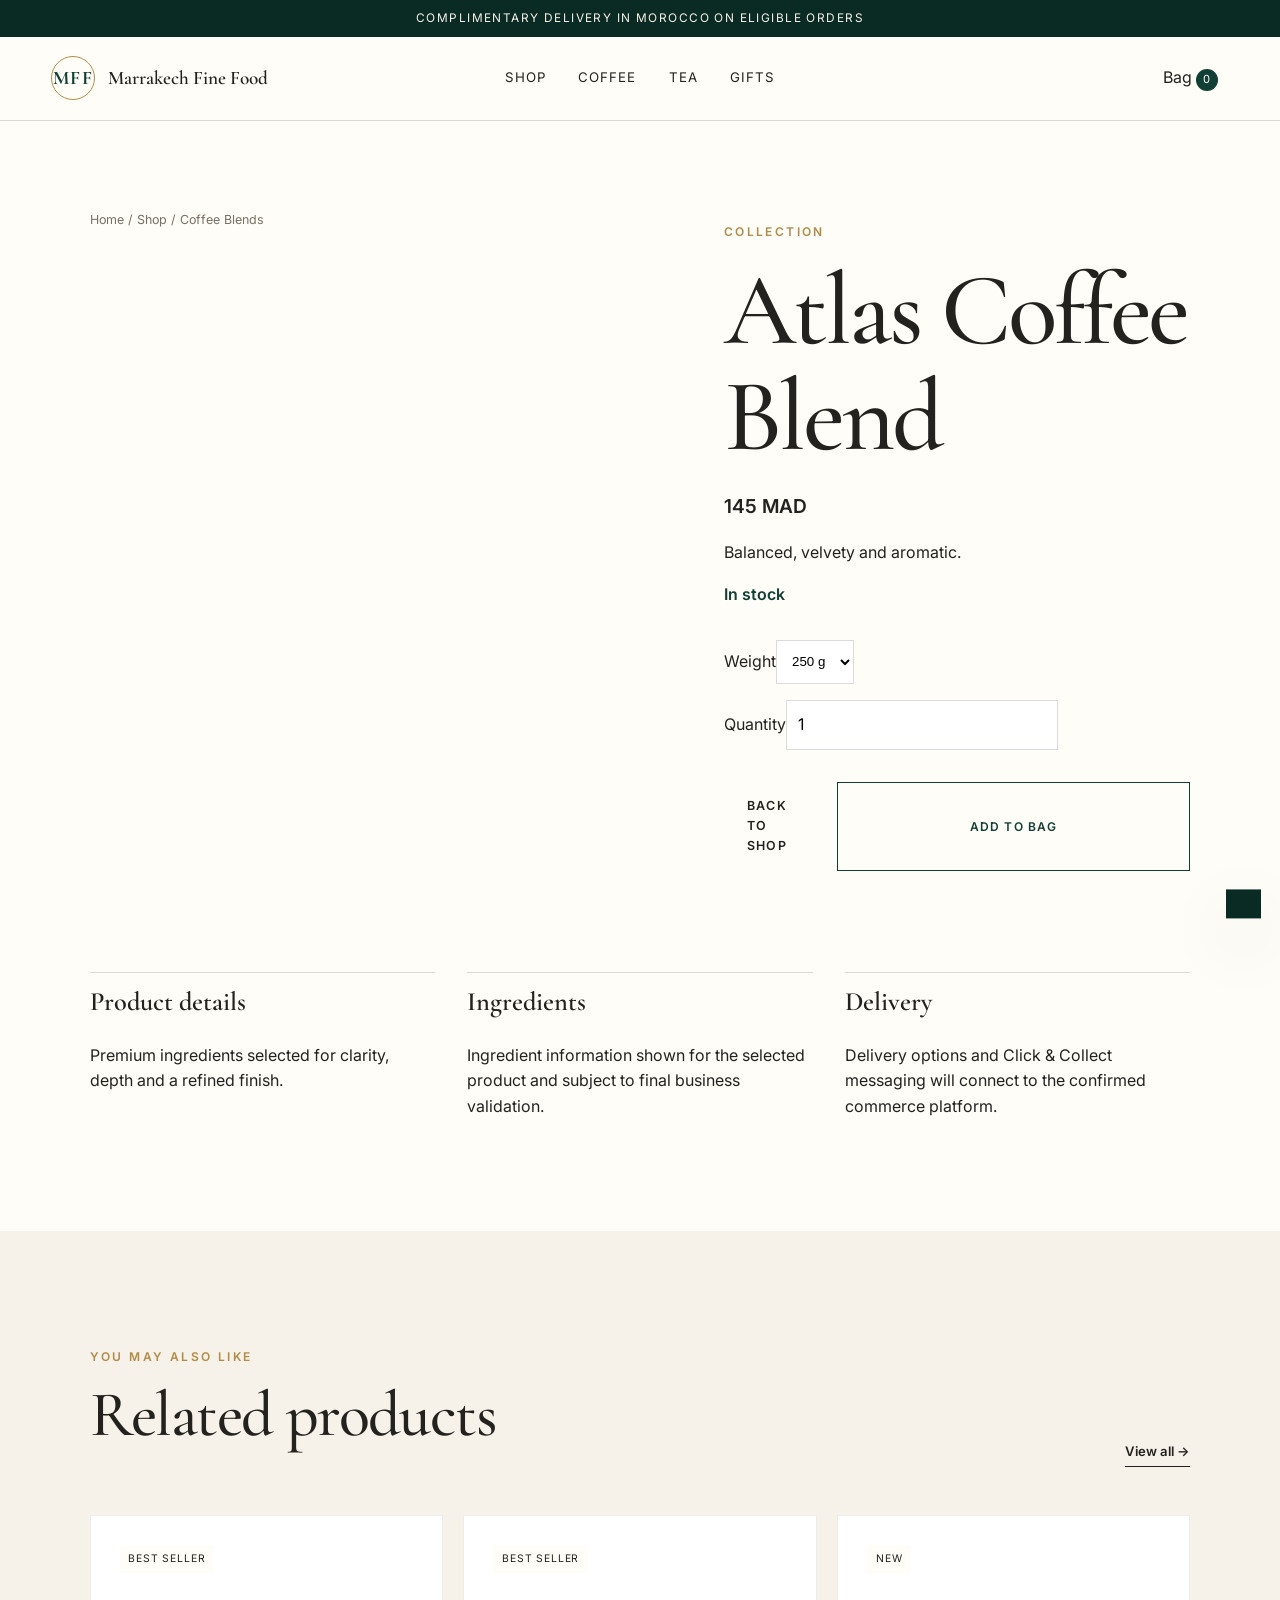
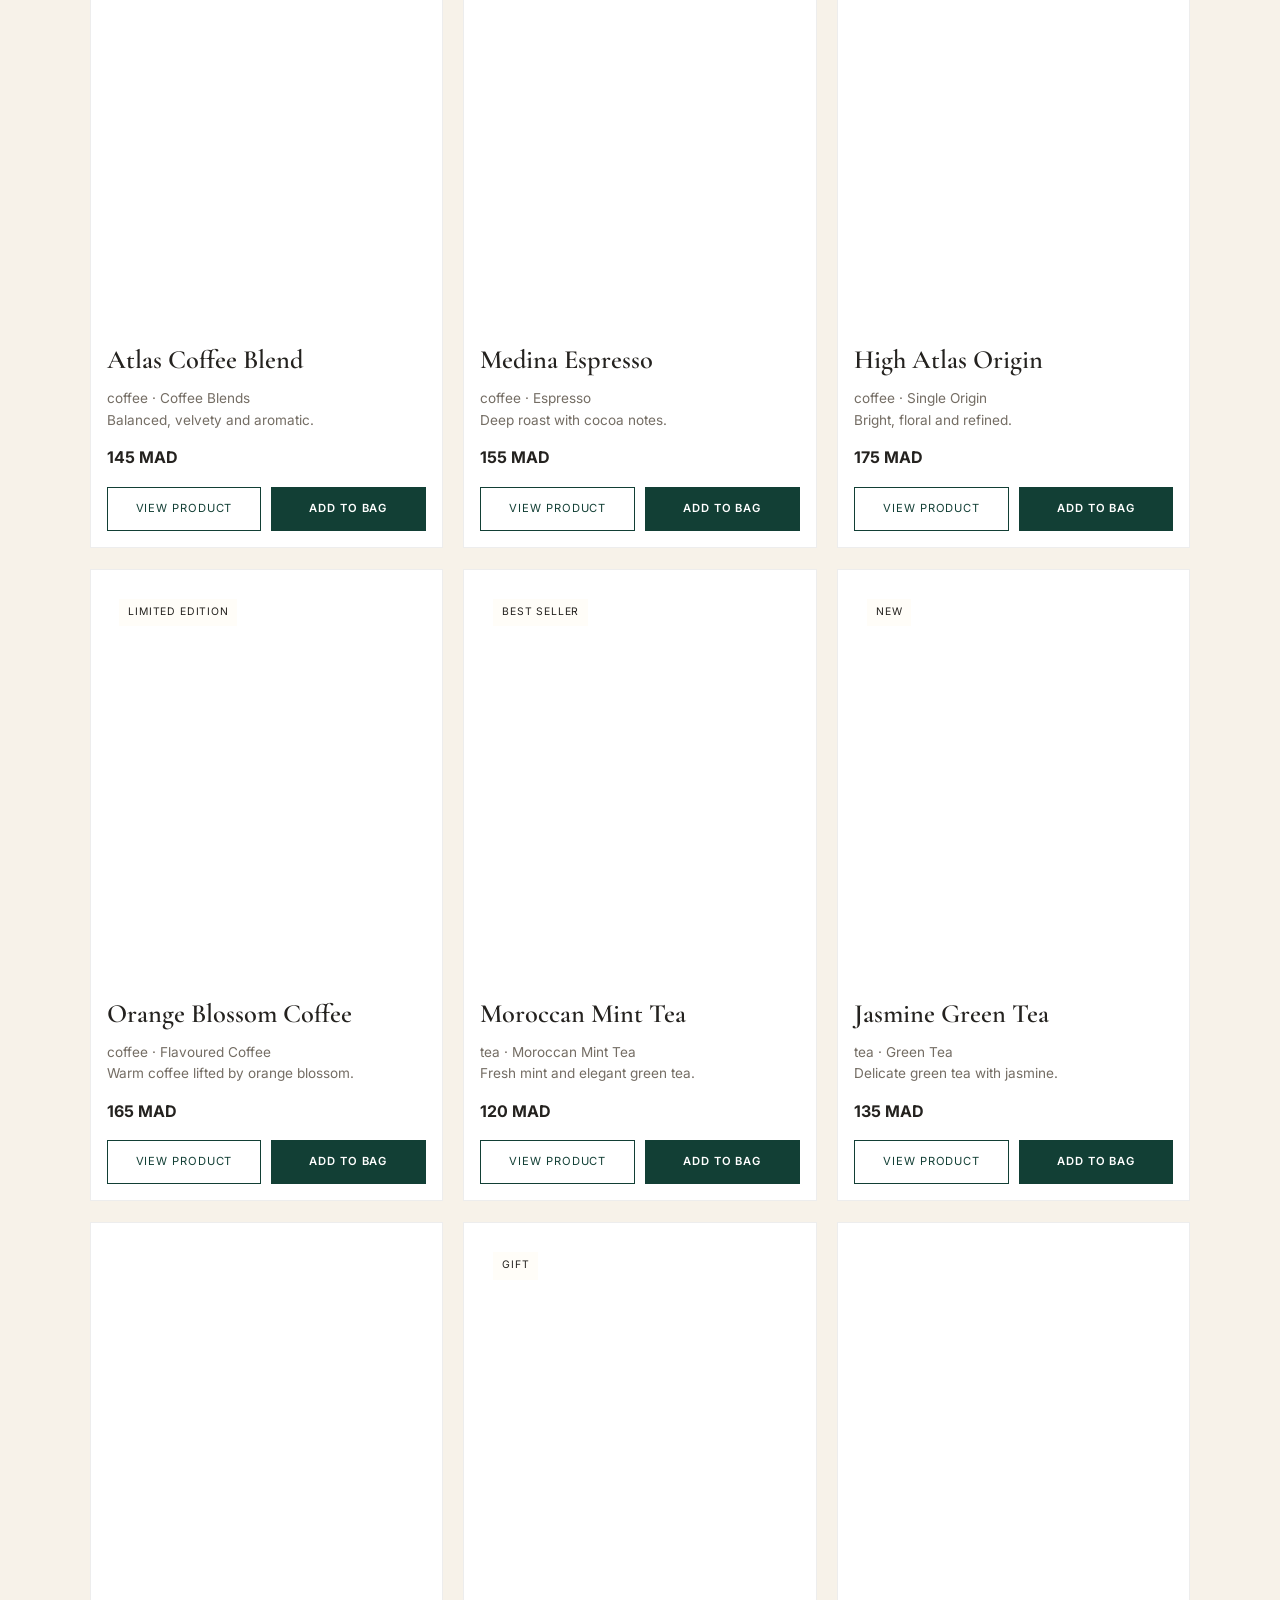
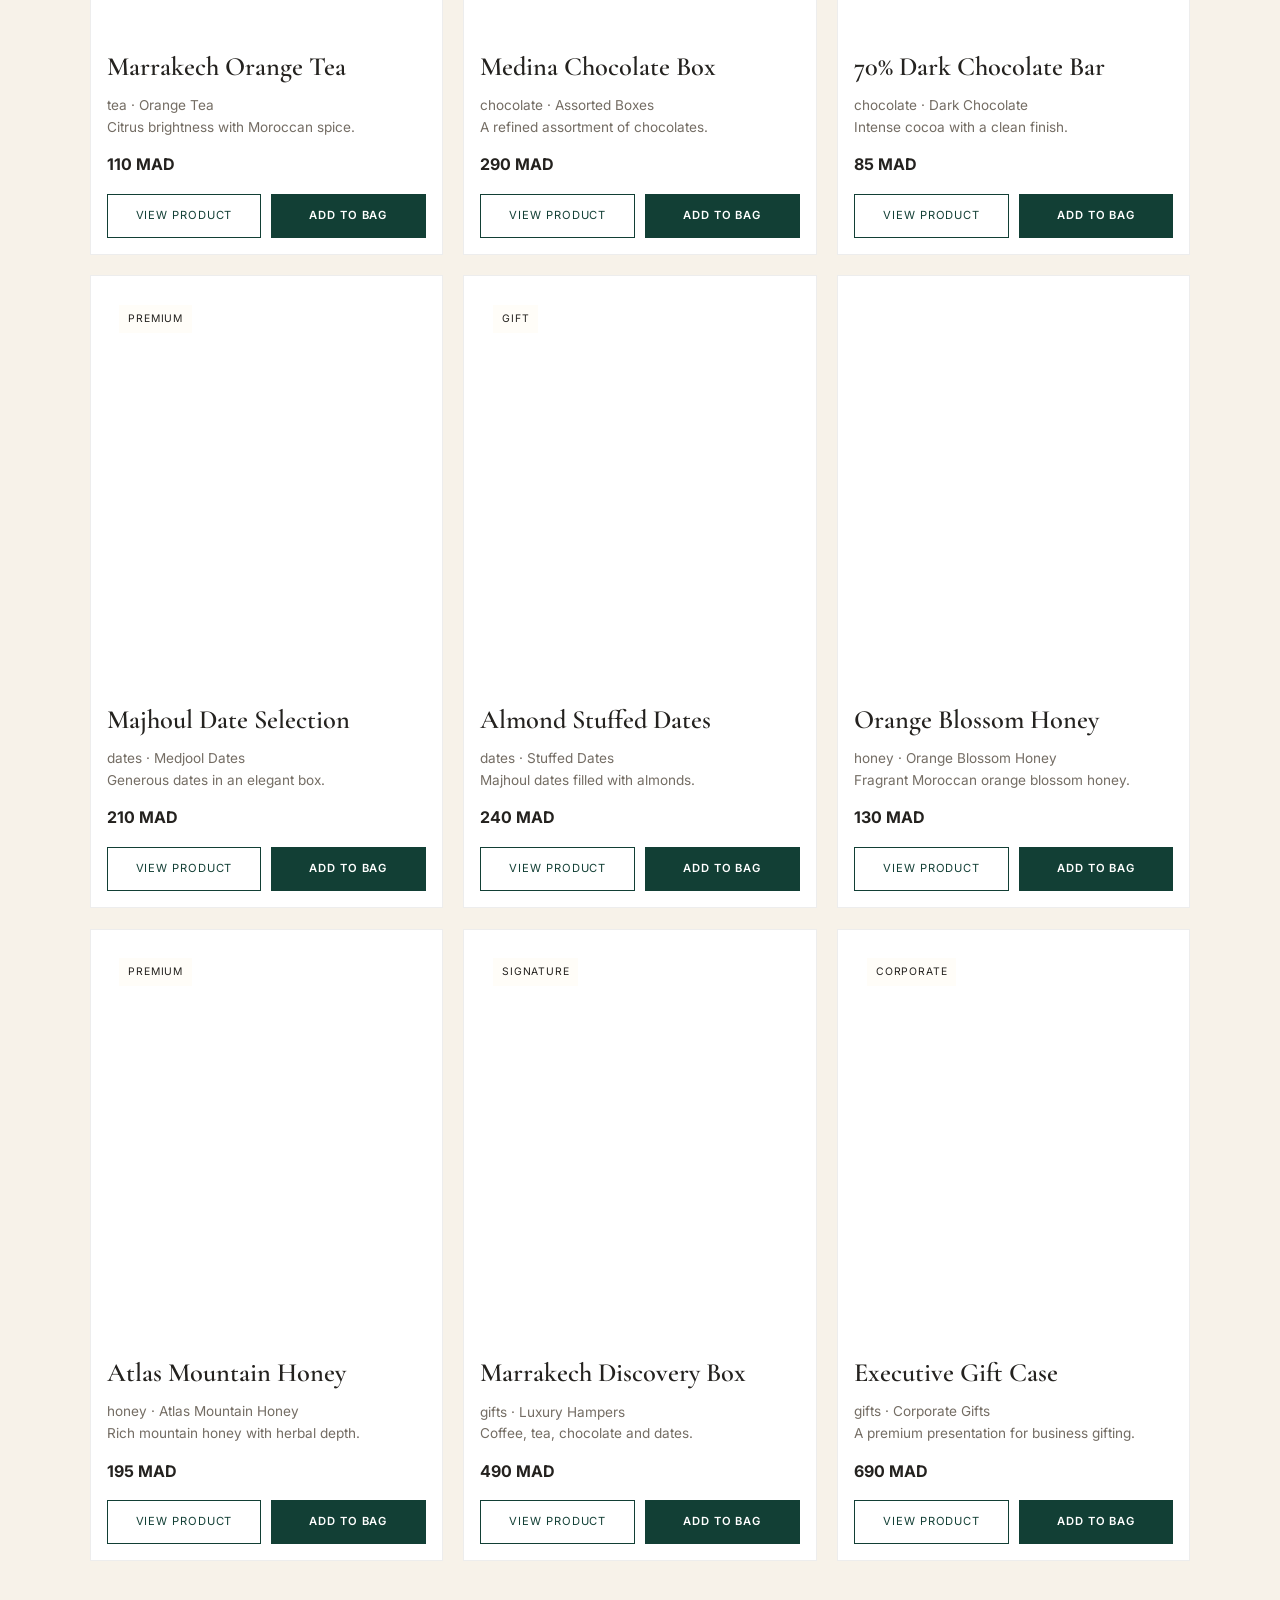
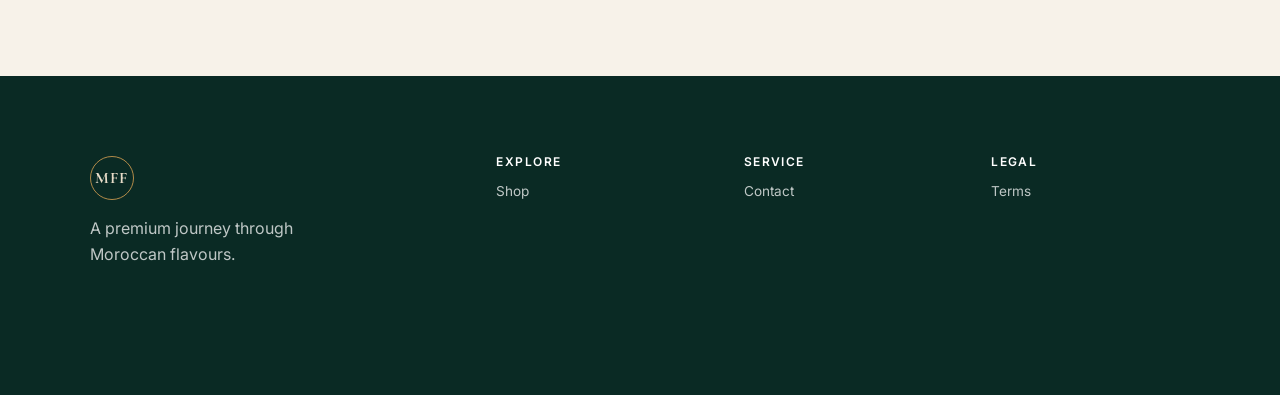
<file: product.html>
<!doctype html><html lang="en"><head><meta charset="utf-8"><meta name="viewport" content="width=device-width,initial-scale=1"><title>Product | Marrakech Fine Food</title><link href="https://fonts.googleapis.com/css2?family=Cormorant+Garamond:wght@500;600;700&family=Inter:wght@400;500;600&display=swap" rel="stylesheet"><link rel="stylesheet" href="styles.css"><link rel="stylesheet" href="shop.css"></head><body class="product-page"><div class="announcement">Complimentary delivery in Morocco on eligible orders</div><header class="site-header"><a class="brand" href="index.html"><span class="brand-mark">MFF</span><span>Marrakech Fine Food</span></a><button class="menu-toggle" aria-expanded="false" aria-controls="primary-nav">Menu</button><nav id="primary-nav" class="primary-nav"><a href="shop.html">Shop</a><a href="coffee.html">Coffee</a><a href="tea.html">Tea</a><a href="gifts.html">Gifts</a></nav><div class="header-actions"><button class="icon-button">Bag <span class="cart-count">0</span></button></div></header><main><section class="product-detail"><div><nav class="breadcrumbs"><a href="index.html">Home</a> / <a href="shop.html">Shop</a> / <span data-product-category>Product</span></nav><div class="product-gallery-main" role="img" aria-label="Product image"></div></div><div class="product-summary"><p class="eyebrow" data-product-category>Collection</p><h1 data-product-title>Atlas Coffee Blend</h1><p class="price" data-product-price>145 MAD</p><p data-product-description>Balanced, velvety and aromatic.</p><p class="availability" data-product-availability>In stock</p><div class="product-options"><label>Weight<select><option>100 g</option><option selected>250 g</option><option>500 g</option><option>1 kg</option></select></label><label>Quantity<input class="quantity-input" type="number" min="1" value="1"></label></div><div class="product-buy-row"><a class="button" href="shop.html">Back to shop</a><button class="button button-primary add-to-cart" data-product="Atlas Coffee Blend">Add to bag</button></div></div></section><section class="product-tabs"><article><h3>Product details</h3><p>Premium ingredients selected for clarity, depth and a refined finish.</p></article><article><h3>Ingredients</h3><p>Ingredient information shown for the selected product and subject to final business validation.</p></article><article><h3>Delivery</h3><p>Delivery options and Click & Collect messaging will connect to the confirmed commerce platform.</p></article></section><section class="section products-section"><div class="section-heading"><div><p class="eyebrow">You may also like</p><h2>Related products</h2></div><a class="text-link" href="shop.html">View all →</a></div><div class="catalog-grid"></div></section></main><footer class="site-footer"><div class="footer-brand"><span class="brand-mark">MFF</span><p>A premium journey through Moroccan flavours.</p></div><div><h3>Explore</h3><a href="shop.html">Shop</a></div><div><h3>Service</h3><a href="index.html#contact">Contact</a></div><div><h3>Legal</h3><a href="#">Terms</a></div></footer><div class="toast" role="status"></div><script src="script.js"></script><script src="shop.js"></script></body></html>
</file>
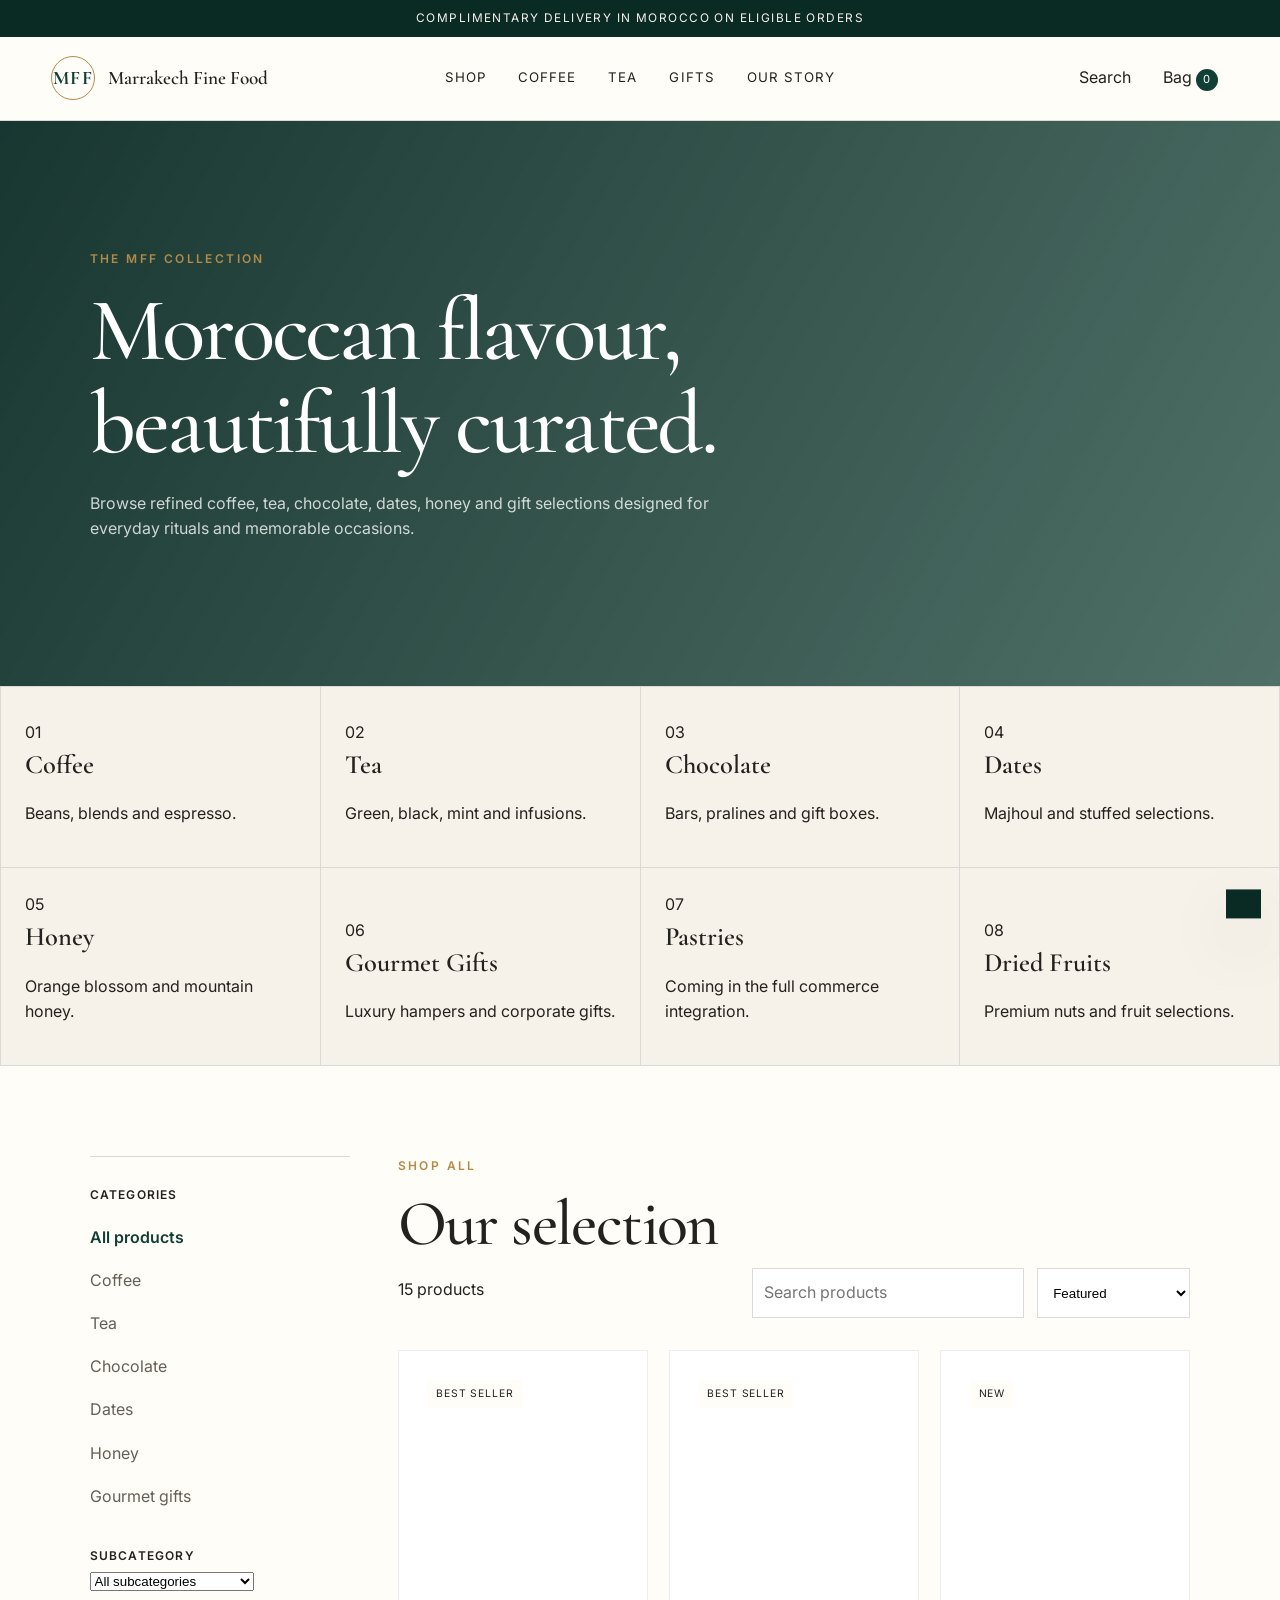
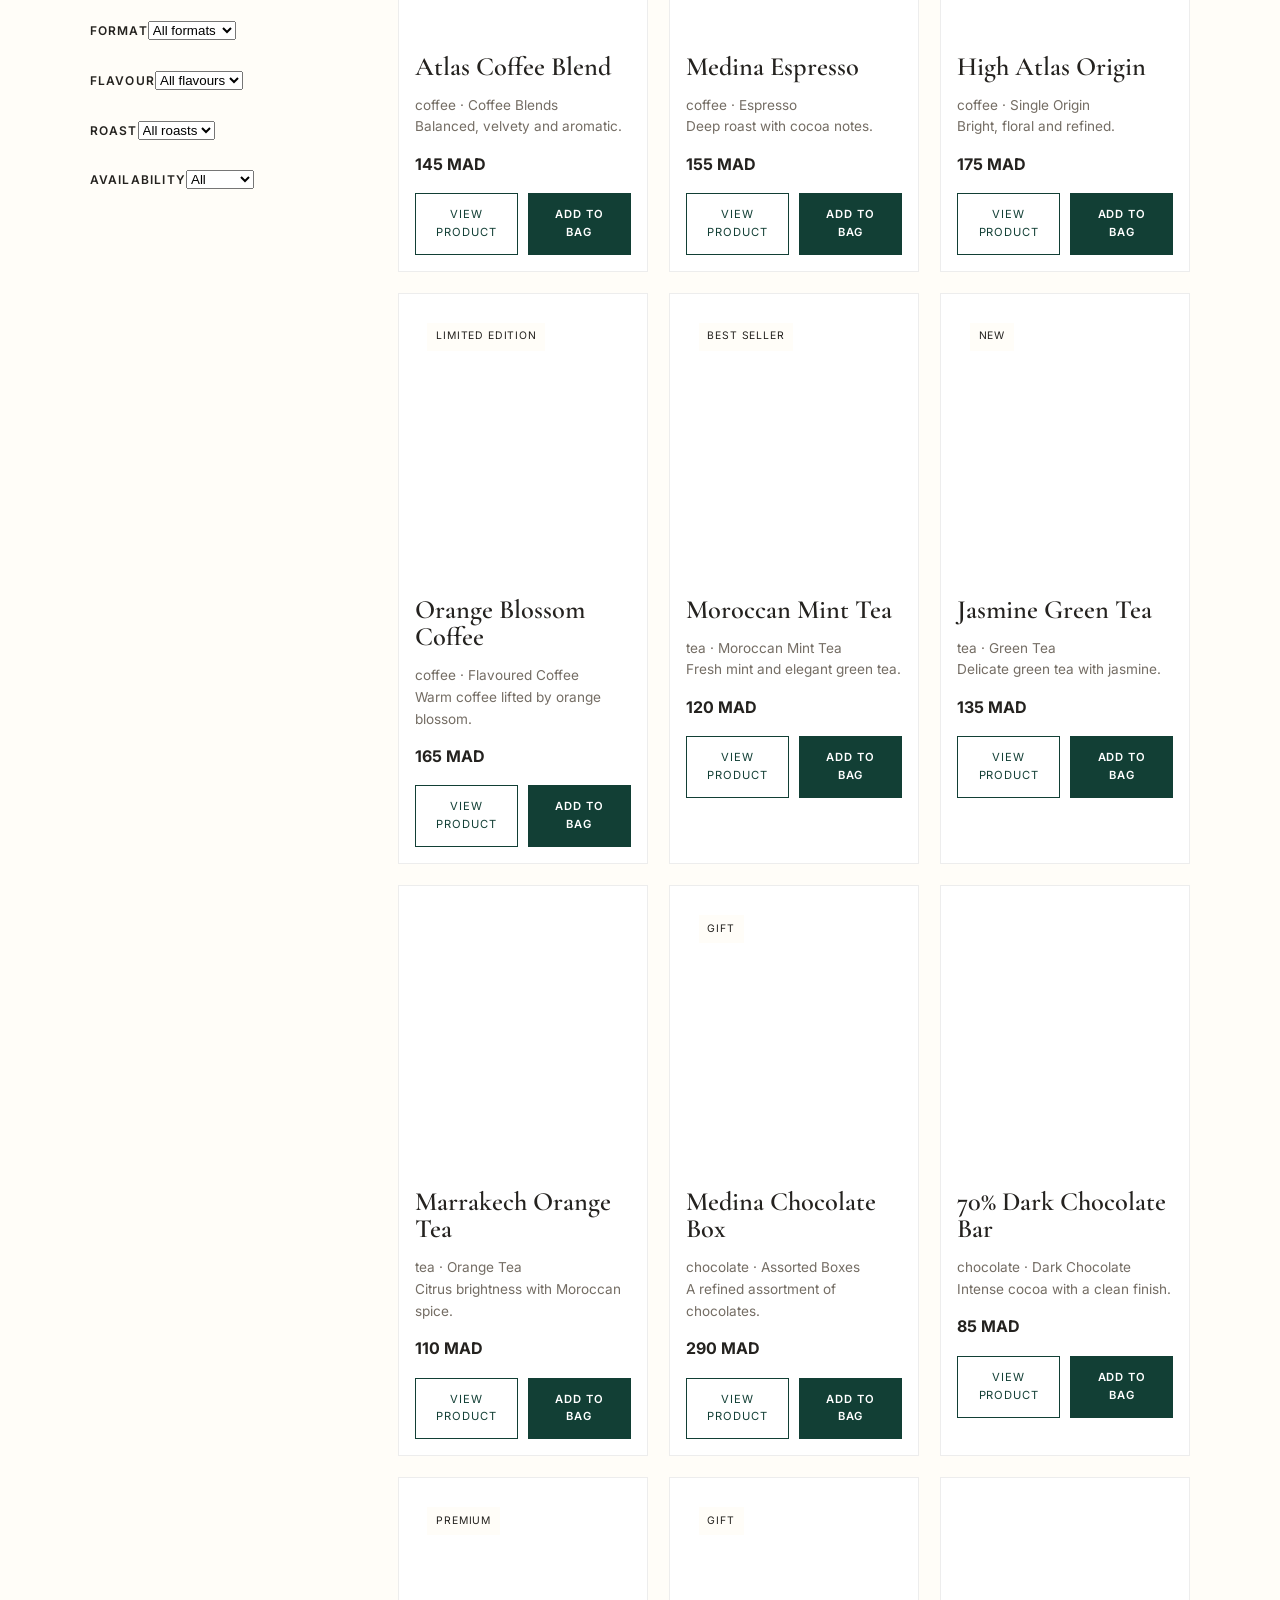
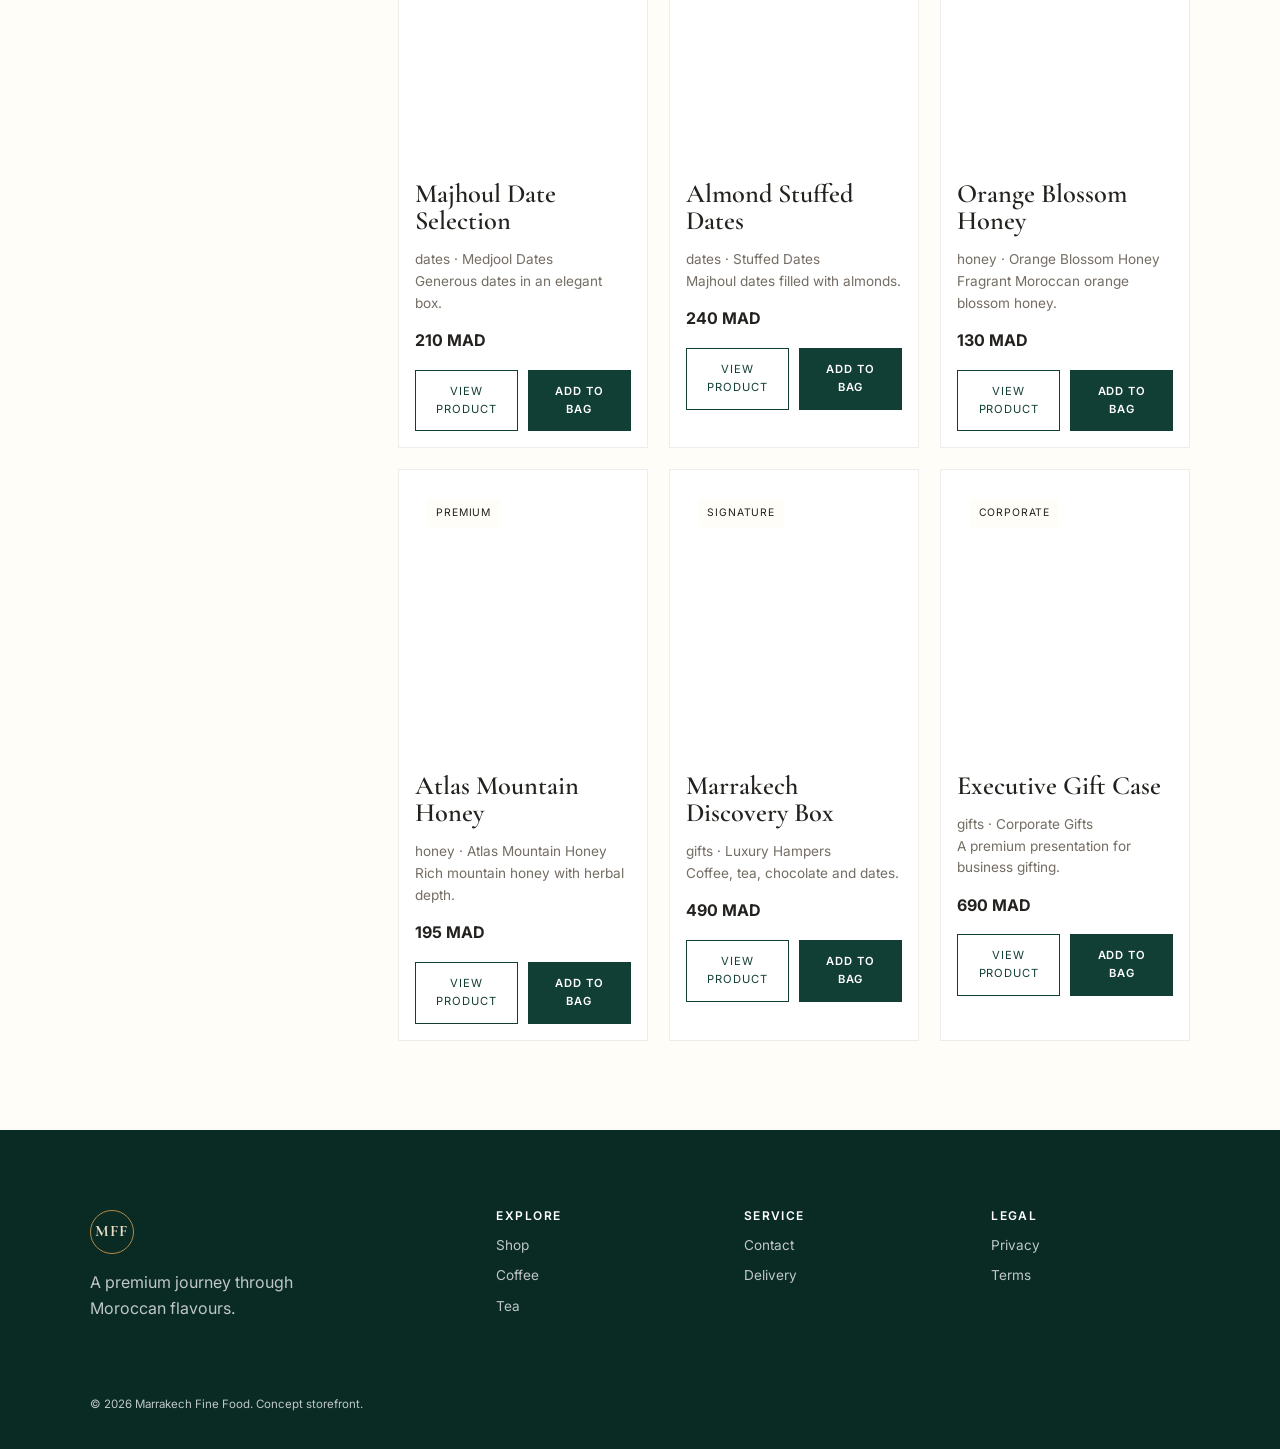
<file: shop.html>
<!doctype html><html lang="en"><head><meta charset="utf-8"><meta name="viewport" content="width=device-width,initial-scale=1"><meta name="description" content="Shop Marrakech Fine Food coffee, tea, chocolate, dates, honey and gourmet gifts."><title>Shop | Marrakech Fine Food</title><link rel="preconnect" href="https://fonts.googleapis.com"><link rel="preconnect" href="https://fonts.gstatic.com" crossorigin><link href="https://fonts.googleapis.com/css2?family=Cormorant+Garamond:wght@500;600;700&family=Inter:wght@400;500;600&display=swap" rel="stylesheet"><link rel="stylesheet" href="styles.css"><link rel="stylesheet" href="shop.css"></head><body data-category="all"><div class="announcement">Complimentary delivery in Morocco on eligible orders</div><header class="site-header"><a class="brand" href="index.html"><span class="brand-mark">MFF</span><span>Marrakech Fine Food</span></a><button class="menu-toggle" aria-expanded="false" aria-controls="primary-nav">Menu</button><nav id="primary-nav" class="primary-nav"><a href="shop.html" aria-current="page">Shop</a><a href="coffee.html">Coffee</a><a href="tea.html">Tea</a><a href="gifts.html">Gifts</a><a href="index.html#story">Our Story</a></nav><div class="header-actions"><button class="icon-button">Search</button><button class="icon-button">Bag <span class="cart-count">0</span></button></div></header><main><section class="shop-hero"><p class="eyebrow">The MFF collection</p><h1>Moroccan flavour, beautifully curated.</h1><p>Browse refined coffee, tea, chocolate, dates, honey and gift selections designed for everyday rituals and memorable occasions.</p></section><section class="category-strip" aria-label="Shop categories"><a class="category-tile" href="coffee.html"><span>01</span><h3>Coffee</h3><p>Beans, blends and espresso.</p></a><a class="category-tile" href="tea.html"><span>02</span><h3>Tea</h3><p>Green, black, mint and infusions.</p></a><a class="category-tile" href="chocolate.html"><span>03</span><h3>Chocolate</h3><p>Bars, pralines and gift boxes.</p></a><a class="category-tile" href="dates.html"><span>04</span><h3>Dates</h3><p>Majhoul and stuffed selections.</p></a><a class="category-tile" href="honey.html"><span>05</span><h3>Honey</h3><p>Orange blossom and mountain honey.</p></a><a class="category-tile" href="gifts.html"><span>06</span><h3>Gourmet Gifts</h3><p>Luxury hampers and corporate gifts.</p></a><a class="category-tile" href="shop.html"><span>07</span><h3>Pastries</h3><p>Coming in the full commerce integration.</p></a><a class="category-tile" href="shop.html"><span>08</span><h3>Dried Fruits</h3><p>Premium nuts and fruit selections.</p></a></section><section class="catalog-layout"><aside class="catalog-sidebar"><p class="filter-title">Categories</p><div class="filter-group"><button class="filter-button active" data-filter="all">All products</button><button class="filter-button" data-filter="coffee">Coffee</button><button class="filter-button" data-filter="tea">Tea</button><button class="filter-button" data-filter="chocolate">Chocolate</button><button class="filter-button" data-filter="dates">Dates</button><button class="filter-button" data-filter="honey">Honey</button><button class="filter-button" data-filter="gifts">Gourmet gifts</button></div><div class="filter-group"><label class="filter-title" for="subcategory-filter">Subcategory</label><select id="subcategory-filter"><option value="all">All subcategories</option></select></div><div class="filter-group"><label class="filter-title" for="format-filter">Format</label><select id="format-filter"><option value="all">All formats</option></select></div><div class="filter-group"><label class="filter-title" for="flavour-filter">Flavour</label><select id="flavour-filter"><option value="all">All flavours</option></select></div><div class="filter-group"><label class="filter-title" for="roast-filter">Roast</label><select id="roast-filter"><option value="all">All roasts</option></select></div><div class="filter-group"><label class="filter-title" for="availability-filter">Availability</label><select id="availability-filter"><option value="all">All</option><option value="available">In stock</option></select></div></aside><div class="catalog-content"><div class="catalog-toolbar"><div><p class="eyebrow">Shop all</p><h2>Our selection</h2><p class="product-count"></p></div><div class="toolbar-controls"><button class="button mobile-filter-toggle">Filters</button><input id="catalog-search" type="search" placeholder="Search products" aria-label="Search products"><select id="catalog-sort" aria-label="Sort products"><option value="featured">Featured</option><option value="price-asc">Price: Low to High</option><option value="price-desc">Price: High to Low</option><option value="newest">Newest</option><option value="best">Best Sellers</option><option value="name">Name: A–Z</option></select></div></div><div class="empty-state"><h3>No products found</h3><p>Try another filter or search term.</p></div><div class="catalog-grid"></div></div></section></main><footer class="site-footer"><div class="footer-brand"><span class="brand-mark">MFF</span><p>A premium journey through Moroccan flavours.</p></div><div><h3>Explore</h3><a href="shop.html">Shop</a><a href="coffee.html">Coffee</a><a href="tea.html">Tea</a></div><div><h3>Service</h3><a href="index.html#contact">Contact</a><a href="#">Delivery</a></div><div><h3>Legal</h3><a href="#">Privacy</a><a href="#">Terms</a></div><p class="copyright">© 2026 Marrakech Fine Food. Concept storefront.</p></footer><div class="toast" role="status" aria-live="polite"></div><script src="script.js"></script><script src="shop.js"></script></body></html>
</file>
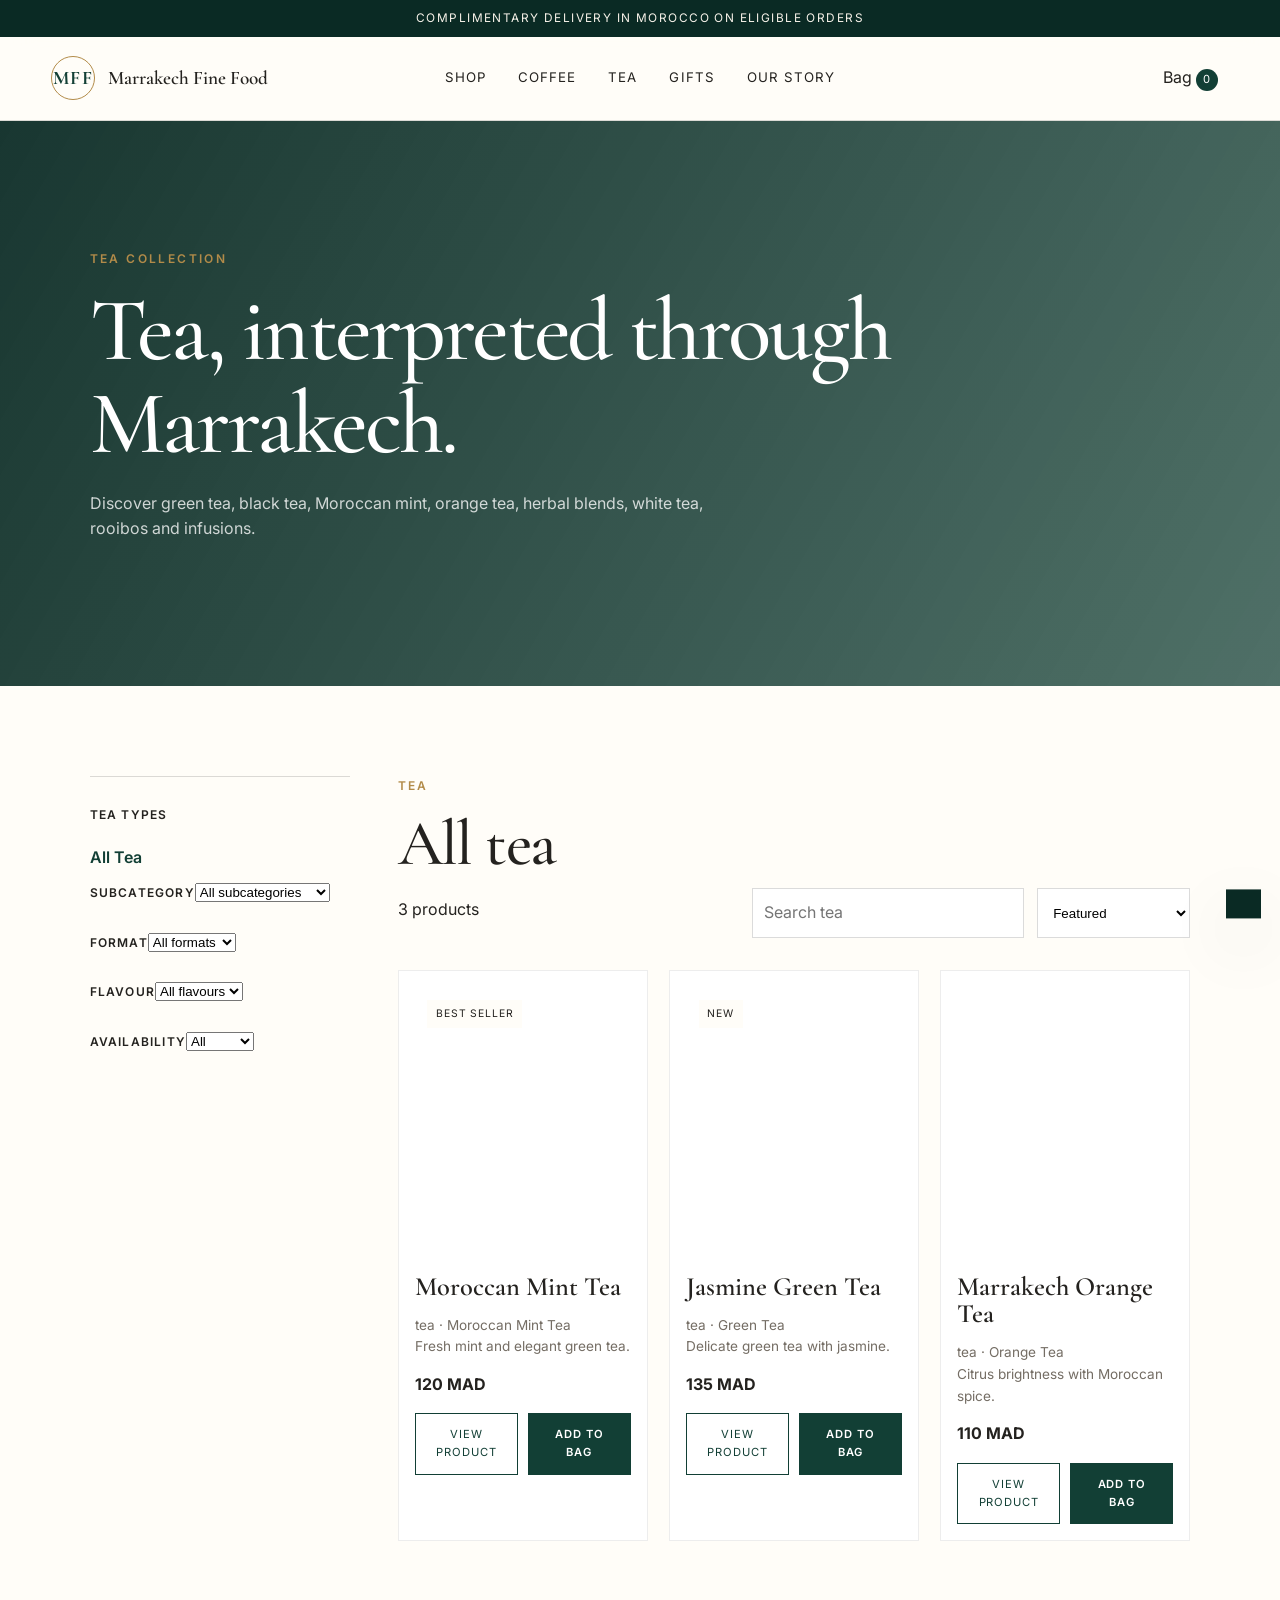
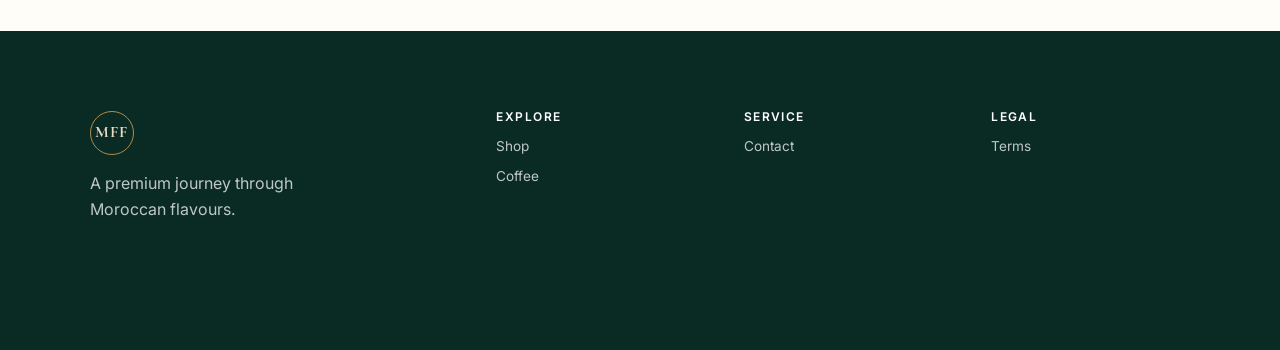
<file: tea.html>
<!doctype html><html lang="en"><head><meta charset="utf-8"><meta name="viewport" content="width=device-width,initial-scale=1"><title>Tea | Marrakech Fine Food</title><link href="https://fonts.googleapis.com/css2?family=Cormorant+Garamond:wght@500;600;700&family=Inter:wght@400;500;600&display=swap" rel="stylesheet"><link rel="stylesheet" href="styles.css"><link rel="stylesheet" href="shop.css"></head><body data-category="tea"><div class="announcement">Complimentary delivery in Morocco on eligible orders</div><header class="site-header"><a class="brand" href="index.html"><span class="brand-mark">MFF</span><span>Marrakech Fine Food</span></a><button class="menu-toggle" aria-expanded="false" aria-controls="primary-nav">Menu</button><nav id="primary-nav" class="primary-nav"><a href="shop.html">Shop</a><a href="coffee.html">Coffee</a><a href="tea.html" aria-current="page">Tea</a><a href="gifts.html">Gifts</a><a href="index.html#story">Our Story</a></nav><div class="header-actions"><button class="icon-button">Bag <span class="cart-count">0</span></button></div></header><main><section class="shop-hero"><p class="eyebrow">Tea collection</p><h1>Tea, interpreted through Marrakech.</h1><p>Discover green tea, black tea, Moroccan mint, orange tea, herbal blends, white tea, rooibos and infusions.</p></section><section class="catalog-layout"><aside class="catalog-sidebar"><p class="filter-title">Tea types</p><button class="filter-button active" data-filter="tea">All Tea</button><div class="filter-group"><label class="filter-title" for="subcategory-filter">Subcategory</label><select id="subcategory-filter"></select></div><div class="filter-group"><label class="filter-title" for="format-filter">Format</label><select id="format-filter"></select></div><div class="filter-group"><label class="filter-title" for="flavour-filter">Flavour</label><select id="flavour-filter"></select></div><div class="filter-group"><label class="filter-title" for="availability-filter">Availability</label><select id="availability-filter"><option value="all">All</option><option value="available">In stock</option></select></div></aside><div class="catalog-content"><div class="catalog-toolbar"><div><p class="eyebrow">Tea</p><h2>All tea</h2><p class="product-count"></p></div><div class="toolbar-controls"><button class="button mobile-filter-toggle">Filters</button><input id="catalog-search" type="search" placeholder="Search tea"><select id="catalog-sort"><option value="featured">Featured</option><option value="price-asc">Price: Low to High</option><option value="price-desc">Price: High to Low</option><option value="newest">Newest</option><option value="best">Best Sellers</option><option value="name">Name: A–Z</option></select></div></div><div class="empty-state"><h3>No tea found</h3></div><div class="catalog-grid"></div></div></section></main><footer class="site-footer"><div class="footer-brand"><span class="brand-mark">MFF</span><p>A premium journey through Moroccan flavours.</p></div><div><h3>Explore</h3><a href="shop.html">Shop</a><a href="coffee.html">Coffee</a></div><div><h3>Service</h3><a href="index.html#contact">Contact</a></div><div><h3>Legal</h3><a href="#">Terms</a></div></footer><div class="toast" role="status"></div><script src="script.js"></script><script src="shop.js"></script></body></html>
</file>
<file: styles.css>
:root {
  --emerald: #123f35;
  --emerald-dark: #0a2a24;
  --gold: #b28b49;
  --ivory: #f7f2e9;
  --sand: #e8dcc8;
  --terracotta: #a85f43;
  --charcoal: #24221f;
  --white: #fffdf8;
  --line: rgba(36, 34, 31, .16);
  --shadow: 0 24px 70px rgba(26, 38, 33, .12);
  --serif: "Cormorant Garamond", Georgia, serif;
  --sans: "Inter", Arial, sans-serif;
}

* { box-sizing: border-box; }
html { scroll-behavior: smooth; }
body { margin: 0; color: var(--charcoal); background: var(--white); font-family: var(--sans); line-height: 1.6; }
a { color: inherit; text-decoration: none; }
button, input { font: inherit; }
button { cursor: pointer; }

.skip-link { position: fixed; top: -100px; left: 1rem; z-index: 100; background: white; padding: .8rem 1rem; }
.skip-link:focus { top: 1rem; }
.sr-only { position: absolute; width: 1px; height: 1px; padding: 0; margin: -1px; overflow: hidden; clip: rect(0,0,0,0); white-space: nowrap; border: 0; }

.announcement { background: var(--emerald-dark); color: var(--ivory); text-align: center; padding: .55rem 1rem; font-size: .74rem; letter-spacing: .12em; text-transform: uppercase; }
.site-header { position: sticky; top: 0; z-index: 30; display: grid; grid-template-columns: 1fr auto 1fr; align-items: center; min-height: 84px; padding: 0 clamp(1.2rem, 4vw, 4rem); background: rgba(255,253,248,.92); border-bottom: 1px solid var(--line); backdrop-filter: blur(18px); }
.brand { display: inline-flex; align-items: center; gap: .8rem; font-family: var(--serif); font-size: 1.2rem; font-weight: 600; }
.brand-mark { display: grid; place-items: center; width: 44px; aspect-ratio: 1; border: 1px solid var(--gold); border-radius: 50%; color: var(--emerald); font-family: var(--serif); font-weight: 700; letter-spacing: .08em; }
.primary-nav { display: flex; gap: 2rem; font-size: .83rem; text-transform: uppercase; letter-spacing: .08em; }
.primary-nav a, .site-footer a { transition: color .2s ease; }
.primary-nav a:hover, .site-footer a:hover { color: var(--gold); }
.header-actions { justify-self: end; display: flex; gap: .6rem; }
.icon-button, .menu-toggle { border: 0; background: transparent; padding: .7rem; color: inherit; }
.menu-toggle { display: none; }
.cart-count { display: inline-grid; place-items: center; min-width: 1.35rem; height: 1.35rem; border-radius: 999px; background: var(--emerald); color: white; font-size: .7rem; }

.hero { position: relative; min-height: calc(100vh - 118px); display: flex; align-items: flex-end; overflow: hidden; background: linear-gradient(125deg, #5e4934, #1e332d); }
.hero::before { content: ""; position: absolute; inset: 0; background: radial-gradient(circle at 70% 30%, rgba(231,203,151,.35), transparent 25%), linear-gradient(90deg, rgba(7,24,20,.86), rgba(7,24,20,.18)), url("https://images.unsplash.com/photo-1547592180-85f173990554?auto=format&fit=crop&w=2200&q=85") center/cover; transform: scale(1.02); animation: slowZoom 18s ease-in-out infinite alternate; }
.hero-overlay { position: absolute; inset: 0; background: linear-gradient(0deg, rgba(0,0,0,.42), transparent 60%); }
.hero-content { position: relative; z-index: 1; width: min(780px, 90%); margin: 0 0 clamp(4rem, 9vw, 8rem) clamp(1.3rem, 8vw, 9rem); color: white; }
.eyebrow { margin: 0 0 1rem; color: var(--gold); font-size: .75rem; font-weight: 600; letter-spacing: .2em; text-transform: uppercase; }
h1, h2, h3 { font-family: var(--serif); line-height: 1.04; margin-top: 0; }
h1 { max-width: 760px; margin-bottom: 1.3rem; font-size: clamp(3.5rem, 8vw, 7.5rem); font-weight: 500; letter-spacing: -.03em; }
h2 { margin-bottom: 1.2rem; font-size: clamp(2.6rem, 5vw, 4.8rem); font-weight: 500; letter-spacing: -.025em; }
h3 { font-size: 1.65rem; font-weight: 600; }
.hero-copy { max-width: 600px; margin-bottom: 2rem; font-size: 1.05rem; color: rgba(255,255,255,.83); }
.hero-actions { display: flex; flex-wrap: wrap; gap: .8rem; }
.button { display: inline-flex; align-items: center; justify-content: center; min-height: 52px; padding: .85rem 1.4rem; border: 1px solid transparent; font-size: .78rem; font-weight: 600; letter-spacing: .09em; text-transform: uppercase; transition: transform .2s ease, background .2s ease, color .2s ease; }
.button:hover { transform: translateY(-2px); }
.button-primary { background: var(--gold); color: var(--emerald-dark); }
.button-secondary { border-color: rgba(255,255,255,.6); color: white; }
.button-light { background: var(--ivory); color: var(--emerald-dark); }

.section { padding: clamp(4rem, 9vw, 8rem) clamp(1.2rem, 7vw, 7rem); }
.section-intro { display: grid; grid-template-columns: 1.15fr .85fr; gap: 4rem; align-items: end; }
.section-intro p:last-child { max-width: 570px; color: #655f57; }
.category-grid { display: grid; grid-template-columns: repeat(4, 1fr); gap: 1px; background: var(--line); }
.category-card { position: relative; min-height: 510px; padding: 2rem; display: flex; flex-direction: column; justify-content: flex-end; overflow: hidden; isolation: isolate; color: white; }
.category-card::before { content: ""; position: absolute; inset: 0; z-index: -2; background-position: center; background-size: cover; transition: transform .7s ease; }
.category-card::after { content: ""; position: absolute; inset: 0; z-index: -1; background: linear-gradient(0deg, rgba(5,22,18,.78), rgba(5,22,18,.05) 65%); }
.category-card:hover::before { transform: scale(1.05); }
.category-coffee::before { background-image: url("https://images.unsplash.com/photo-1495474472287-4d71bcdd2085?auto=format&fit=crop&w=900&q=80"); }
.category-tea::before { background-image: url("https://images.unsplash.com/photo-1544787219-7f47ccb76574?auto=format&fit=crop&w=900&q=80"); }
.category-chocolate::before { background-image: url("https://images.unsplash.com/photo-1549007994-cb92caebd54b?auto=format&fit=crop&w=900&q=80"); }
.category-gifts::before { background-image: url("https://images.unsplash.com/photo-1607344645866-009c320b63e0?auto=format&fit=crop&w=900&q=80"); }
.category-card span { color: var(--sand); font-size: .72rem; letter-spacing: .15em; }
.category-card h3 { margin: .6rem 0 .2rem; font-size: 2.25rem; }
.category-card p { margin: 0; color: rgba(255,255,255,.78); font-size: .85rem; }

.products-section { background: var(--ivory); }
.section-heading { display: flex; align-items: end; justify-content: space-between; gap: 2rem; margin-bottom: 3rem; }
.text-link { font-weight: 600; font-size: .82rem; border-bottom: 1px solid currentColor; padding-bottom: .25rem; }
.product-grid { display: grid; grid-template-columns: repeat(3, 1fr); gap: 1.4rem; }
.product-card { background: var(--white); padding: 1rem; box-shadow: 0 12px 40px rgba(40,33,22,.05); }
.product-image { position: relative; aspect-ratio: 4/5; background-size: cover; background-position: center; }
.product-image span { position: absolute; top: 1rem; left: 1rem; padding: .35rem .6rem; background: rgba(255,253,248,.88); font-size: .68rem; letter-spacing: .1em; text-transform: uppercase; }
.product-image-one { background-image: url("https://images.unsplash.com/photo-1442512595331-e89e73853f31?auto=format&fit=crop&w=900&q=80"); }
.product-image-two { background-image: url("https://images.unsplash.com/photo-1597318181409-cf64d0b5d8a2?auto=format&fit=crop&w=900&q=80"); }
.product-image-three { background-image: url("https://images.unsplash.com/photo-1575377427642-087cf684f29d?auto=format&fit=crop&w=900&q=80"); }
.product-meta { display: flex; justify-content: space-between; gap: 1rem; padding: 1.2rem .2rem .9rem; }
.product-meta h3 { margin-bottom: .2rem; font-size: 1.45rem; }
.product-meta p { margin: 0; color: #746d64; font-size: .8rem; }
.product-meta strong { white-space: nowrap; font-size: .9rem; }
.add-to-cart { width: 100%; border: 1px solid var(--emerald); background: transparent; color: var(--emerald); padding: .85rem; font-size: .75rem; font-weight: 600; text-transform: uppercase; letter-spacing: .1em; transition: all .2s ease; }
.add-to-cart:hover { background: var(--emerald); color: white; }

.story-section { display: grid; grid-template-columns: 1.1fr .9fr; min-height: 730px; }
.story-image { min-height: 600px; background: url("https://images.unsplash.com/photo-1533777857889-4be7c70b33f7?auto=format&fit=crop&w=1400&q=85") center/cover; }
.story-content { display: flex; flex-direction: column; justify-content: center; padding: clamp(3rem, 8vw, 8rem); background: var(--sand); }
.story-content p:not(.eyebrow) { color: #625b51; margin-bottom: 2rem; }
.gift-section { min-height: 650px; display: grid; place-items: center; padding: 4rem 1.3rem; text-align: center; color: white; background: linear-gradient(rgba(9,33,28,.64), rgba(9,33,28,.64)), url("https://images.unsplash.com/photo-1549465220-1a8b9238cd48?auto=format&fit=crop&w=2000&q=85") center/cover fixed; }
.gift-content { max-width: 760px; }
.gift-content p:not(.eyebrow) { margin: 0 auto 2rem; max-width: 580px; color: rgba(255,255,255,.8); }
.service-grid { display: grid; grid-template-columns: repeat(3, 1fr); gap: 3rem; }
.service-grid article { border-top: 1px solid var(--line); padding-top: 1.6rem; }
.service-grid span { color: var(--gold); font-size: .75rem; }
.service-grid p { color: #6e675e; }
.newsletter { display: grid; grid-template-columns: 1fr 1fr; gap: 4rem; align-items: end; padding: clamp(4rem, 8vw, 7rem) clamp(1.2rem, 7vw, 7rem); background: var(--emerald); color: white; }
.newsletter-form { display: flex; border-bottom: 1px solid rgba(255,255,255,.6); }
.newsletter-form input { flex: 1; min-width: 0; padding: 1rem 0; border: 0; outline: 0; background: transparent; color: white; }
.newsletter-form input::placeholder { color: rgba(255,255,255,.6); }
.newsletter-form button { border: 0; background: transparent; color: white; font-size: .75rem; font-weight: 600; letter-spacing: .1em; text-transform: uppercase; }
.site-footer { position: relative; display: grid; grid-template-columns: 1.8fr repeat(3, 1fr); gap: 3rem; padding: 5rem clamp(1.2rem, 7vw, 7rem) 7rem; background: var(--emerald-dark); color: rgba(255,255,255,.74); }
.footer-brand { max-width: 270px; }
.footer-brand .brand-mark { color: var(--sand); }
.site-footer h3 { color: white; font-family: var(--sans); font-size: .75rem; letter-spacing: .12em; text-transform: uppercase; }
.site-footer a { display: block; margin: .55rem 0; font-size: .85rem; }
.copyright { position: absolute; left: clamp(1.2rem, 7vw, 7rem); bottom: 1.5rem; font-size: .72rem; }
.toast { position: fixed; right: 1.2rem; bottom: 1.2rem; z-index: 60; transform: translateY(130%); padding: .9rem 1.1rem; background: var(--emerald-dark); color: white; box-shadow: var(--shadow); transition: transform .25s ease; }
.toast.is-visible { transform: translateY(0); }
.reveal { opacity: 0; transform: translateY(22px); transition: opacity .75s ease, transform .75s ease; }
.reveal.is-visible { opacity: 1; transform: none; }

@keyframes slowZoom { from { transform: scale(1.02); } to { transform: scale(1.09); } }

@media (max-width: 980px) {
  .site-header { grid-template-columns: 1fr auto; }
  .menu-toggle { display: block; justify-self: end; }
  .header-actions { display: none; }
  .primary-nav { position: fixed; inset: 118px 0 auto; display: none; flex-direction: column; gap: 0; padding: 1rem 1.4rem 2rem; background: var(--white); border-bottom: 1px solid var(--line); }
  .primary-nav.is-open { display: flex; }
  .primary-nav a { padding: 1rem 0; border-bottom: 1px solid var(--line); }
  .section-intro, .story-section, .newsletter { grid-template-columns: 1fr; }
  .category-grid { grid-template-columns: repeat(2, 1fr); }
  .product-grid { grid-template-columns: 1fr 1fr; }
  .product-card:last-child { grid-column: 1 / -1; max-width: calc(50% - .7rem); }
  .story-content { min-height: 500px; }
}

@media (max-width: 640px) {
  .announcement { font-size: .62rem; }
  .site-header { min-height: 72px; padding-inline: 1rem; }
  .brand > span:last-child { display: none; }
  .hero { min-height: 78vh; }
  .hero-content { margin: 0 1.2rem 3rem; width: auto; }
  h1 { font-size: clamp(3.1rem, 15vw, 4.5rem); }
  h2 { font-size: 2.75rem; }
  .button { width: 100%; }
  .section-intro { gap: 1rem; }
  .category-grid, .product-grid, .service-grid, .site-footer { grid-template-columns: 1fr; }
  .category-card { min-height: 390px; }
  .product-card:last-child { grid-column: auto; max-width: none; }
  .section-heading { align-items: start; flex-direction: column; }
  .story-section { min-height: auto; }
  .story-image { min-height: 420px; }
  .gift-section { background-attachment: scroll; }
  .newsletter { gap: 1.5rem; }
  .site-footer { padding-bottom: 6rem; }
}

@media (prefers-reduced-motion: reduce) {
  *, *::before, *::after { scroll-behavior: auto !important; animation: none !important; transition-duration: .01ms !important; }
  .reveal { opacity: 1; transform: none; }
}
</file>
<file: shop.css>
.shop-hero{padding:clamp(5rem,10vw,9rem) clamp(1.2rem,7vw,7rem);background:linear-gradient(120deg,rgba(10,42,36,.94),rgba(18,63,53,.74)),url('https://images.unsplash.com/photo-1495474472287-4d71bcdd2085?auto=format&fit=crop&w=1900&q=85') center/cover;color:white}.shop-hero h1{font-size:clamp(3.3rem,7vw,6.5rem);max-width:850px}.shop-hero>p:last-child{max-width:650px;color:rgba(255,255,255,.78)}.category-strip{display:grid;grid-template-columns:repeat(4,1fr);gap:1px;background:var(--line);padding:1px}.category-tile{min-height:180px;padding:1.5rem;background:var(--ivory);display:flex;flex-direction:column;justify-content:flex-end}.category-tile:hover{background:var(--sand)}.category-tile h3{margin:.4rem 0}.catalog-layout{display:grid;grid-template-columns:260px 1fr;gap:3rem;padding:clamp(3rem,7vw,6rem) clamp(1.2rem,7vw,7rem)}.catalog-sidebar{position:sticky;top:110px;align-self:start;border-top:1px solid var(--line);padding-top:1rem}.filter-title{font-weight:600;text-transform:uppercase;letter-spacing:.1em;font-size:.75rem}.filter-group{margin-bottom:1.5rem}.filter-button,.chip{display:block;width:100%;text-align:left;border:0;background:transparent;padding:.55rem 0;color:#655f57}.filter-button.active,.filter-button:hover,.chip.active{color:var(--emerald);font-weight:600}.catalog-toolbar{display:flex;justify-content:space-between;align-items:end;gap:1rem;margin-bottom:2rem}.toolbar-controls{display:flex;gap:.8rem;flex-wrap:wrap}.toolbar-controls input,.toolbar-controls select,.product-options select,.quantity-input{min-height:44px;border:1px solid var(--line);background:white;padding:.7rem}.mobile-filter-toggle{display:none}.catalog-grid{display:grid;grid-template-columns:repeat(3,minmax(0,1fr));gap:1.3rem}.catalog-card{background:white;border:1px solid rgba(36,34,31,.08);padding:1rem}.catalog-image{position:relative;aspect-ratio:4/5;background-position:center;background-size:cover}.catalog-image span{position:absolute;top:.8rem;left:.8rem;background:rgba(255,253,248,.9);padding:.35rem .55rem;font-size:.65rem;text-transform:uppercase;letter-spacing:.08em}.catalog-card h3{margin:1rem 0 .3rem}.catalog-card p{color:#746d64;font-size:.85rem;min-height:2.7em}.catalog-card-actions{display:grid;grid-template-columns:1fr 1fr;gap:.6rem;margin-top:1rem}.catalog-card-actions a,.catalog-card-actions button{border:1px solid var(--emerald);padding:.75rem;text-align:center;background:transparent;color:var(--emerald);font-size:.7rem;text-transform:uppercase;letter-spacing:.08em}.catalog-card-actions button{background:var(--emerald);color:white}.empty-state{display:none;padding:4rem;text-align:center;background:var(--ivory)}.empty-state.visible{display:block}.product-detail{display:grid;grid-template-columns:1.1fr .9fr;gap:4rem;padding:clamp(3rem,7vw,7rem)}.product-gallery-main{min-height:620px;background:url('https://images.unsplash.com/photo-1442512595331-e89e73853f31?auto=format&fit=crop&w=1300&q=85') center/cover}.product-summary{align-self:center}.breadcrumbs{font-size:.78rem;color:#786f65;margin-bottom:2rem}.price{font-size:1.2rem;font-weight:600}.availability{color:var(--emerald);font-weight:600}.product-options{display:grid;gap:1rem;margin:2rem 0}.product-buy-row{display:grid;grid-template-columns:100px 1fr;gap:.8rem}.product-tabs{padding:0 clamp(1.2rem,7vw,7rem) 6rem;display:grid;grid-template-columns:repeat(3,1fr);gap:2rem}.product-tabs article{border-top:1px solid var(--line);padding-top:1rem}.coffee-one{background-image:url('https://images.unsplash.com/photo-1442512595331-e89e73853f31?auto=format&fit=crop&w=800&q=80')}.coffee-two{background-image:url('https://images.unsplash.com/photo-1447933601403-0c6688de566e?auto=format&fit=crop&w=800&q=80')}.coffee-three{background-image:url('https://images.unsplash.com/photo-1495474472287-4d71bcdd2085?auto=format&fit=crop&w=800&q=80')}.tea-one{background-image:url('https://images.unsplash.com/photo-1544787219-7f47ccb76574?auto=format&fit=crop&w=800&q=80')}.tea-two{background-image:url('https://images.unsplash.com/photo-1597318181409-cf64d0b5d8a2?auto=format&fit=crop&w=800&q=80')}.chocolate-one{background-image:url('https://images.unsplash.com/photo-1549007994-cb92caebd54b?auto=format&fit=crop&w=800&q=80')}.dates-one{background-image:url('https://images.unsplash.com/photo-1605197161470-d0261cac6767?auto=format&fit=crop&w=800&q=80')}.honey-one{background-image:url('https://images.unsplash.com/photo-1587049352846-4a222e784d38?auto=format&fit=crop&w=800&q=80')}.gifts-one{background-image:url('https://images.unsplash.com/photo-1549465220-1a8b9238cd48?auto=format&fit=crop&w=800&q=80')}.gifts-two{background-image:url('https://images.unsplash.com/photo-1607344645866-009c320b63e0?auto=format&fit=crop&w=800&q=80')}@media(max-width:980px){.catalog-layout{grid-template-columns:1fr}.catalog-sidebar{position:fixed;inset:0 15% 0 0;z-index:80;background:var(--white);padding:6rem 1.5rem 2rem;transform:translateX(-110%);transition:.25s;overflow:auto}.catalog-sidebar.open{transform:none}.mobile-filter-toggle{display:inline-flex}.catalog-grid{grid-template-columns:repeat(2,1fr)}.category-strip{grid-template-columns:repeat(2,1fr)}.product-detail{grid-template-columns:1fr}.product-tabs{grid-template-columns:1fr}}@media(max-width:620px){.catalog-toolbar{align-items:stretch;flex-direction:column}.toolbar-controls{display:grid;grid-template-columns:1fr}.catalog-grid{grid-template-columns:1fr}.category-strip{grid-template-columns:1fr 1fr}.product-gallery-main{min-height:430px}.product-buy-row{grid-template-columns:1fr}.catalog-card-actions{grid-template-columns:1fr}}
</file>
